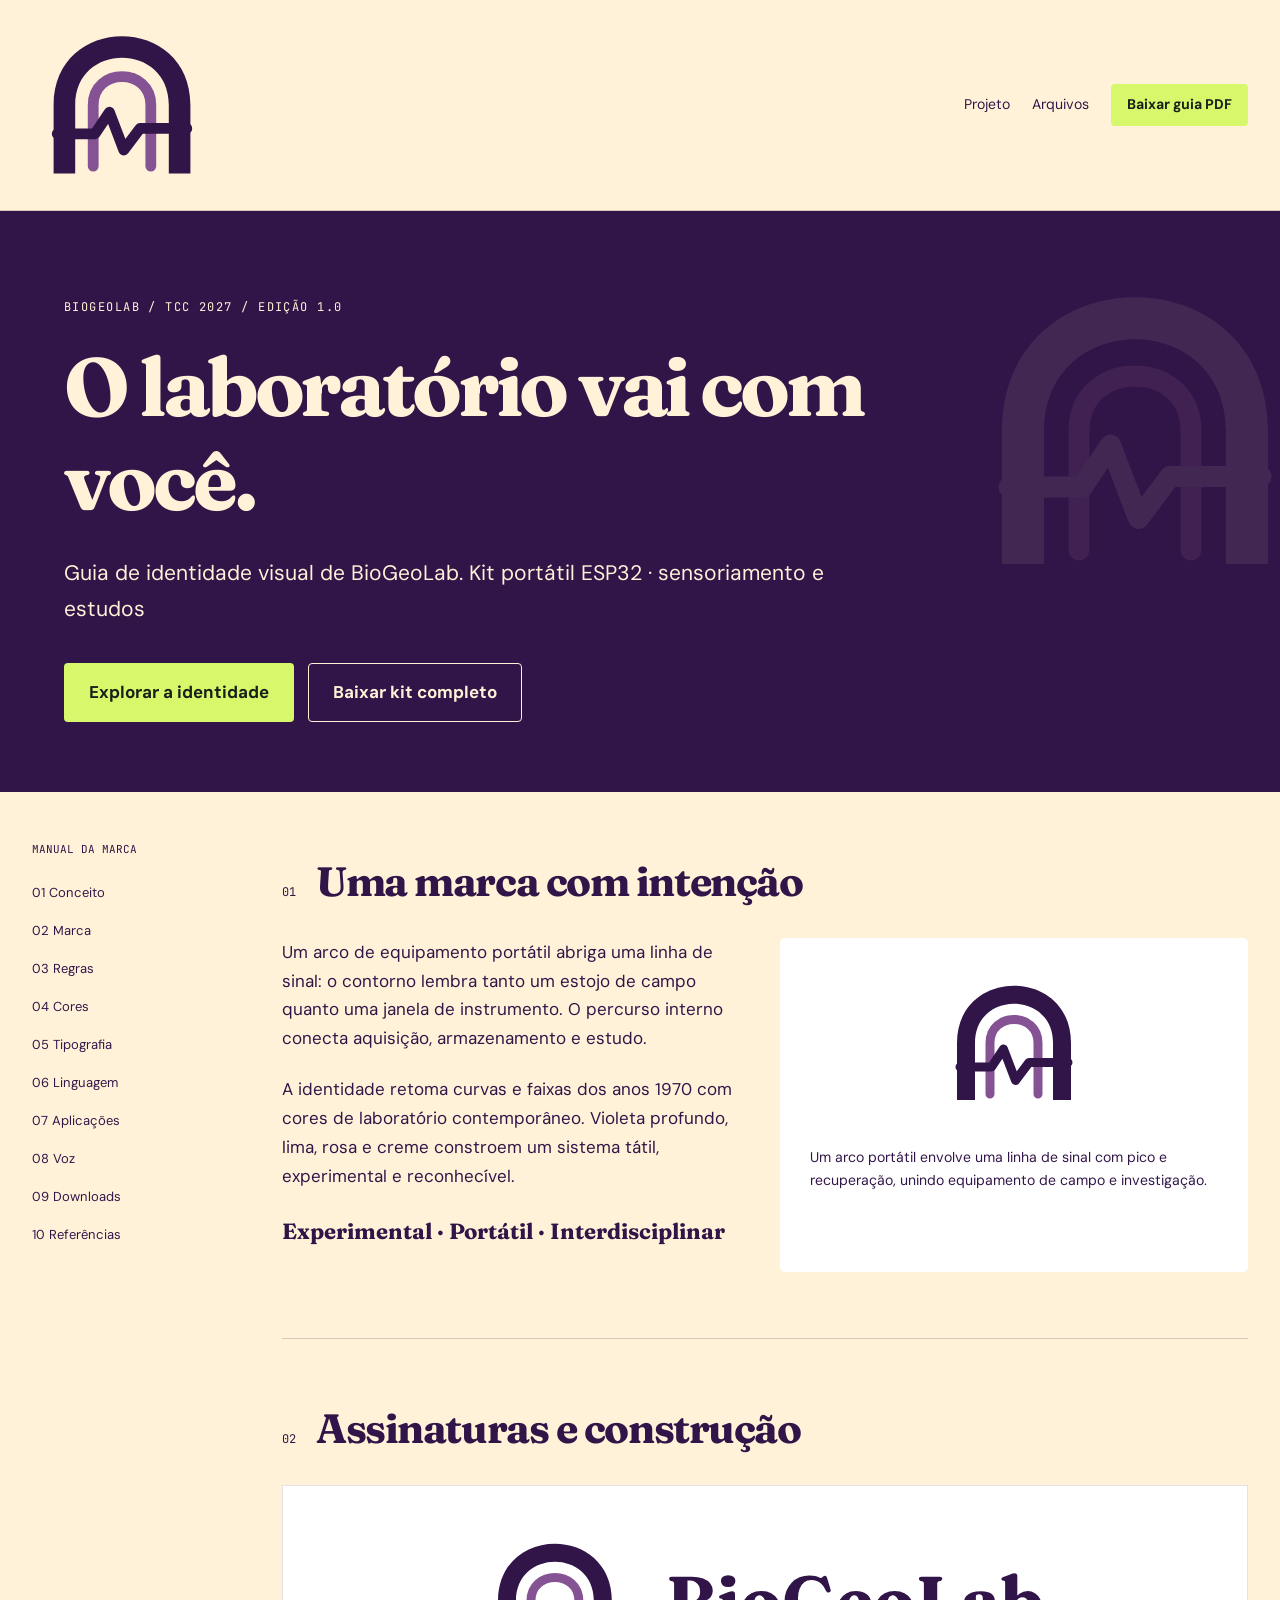
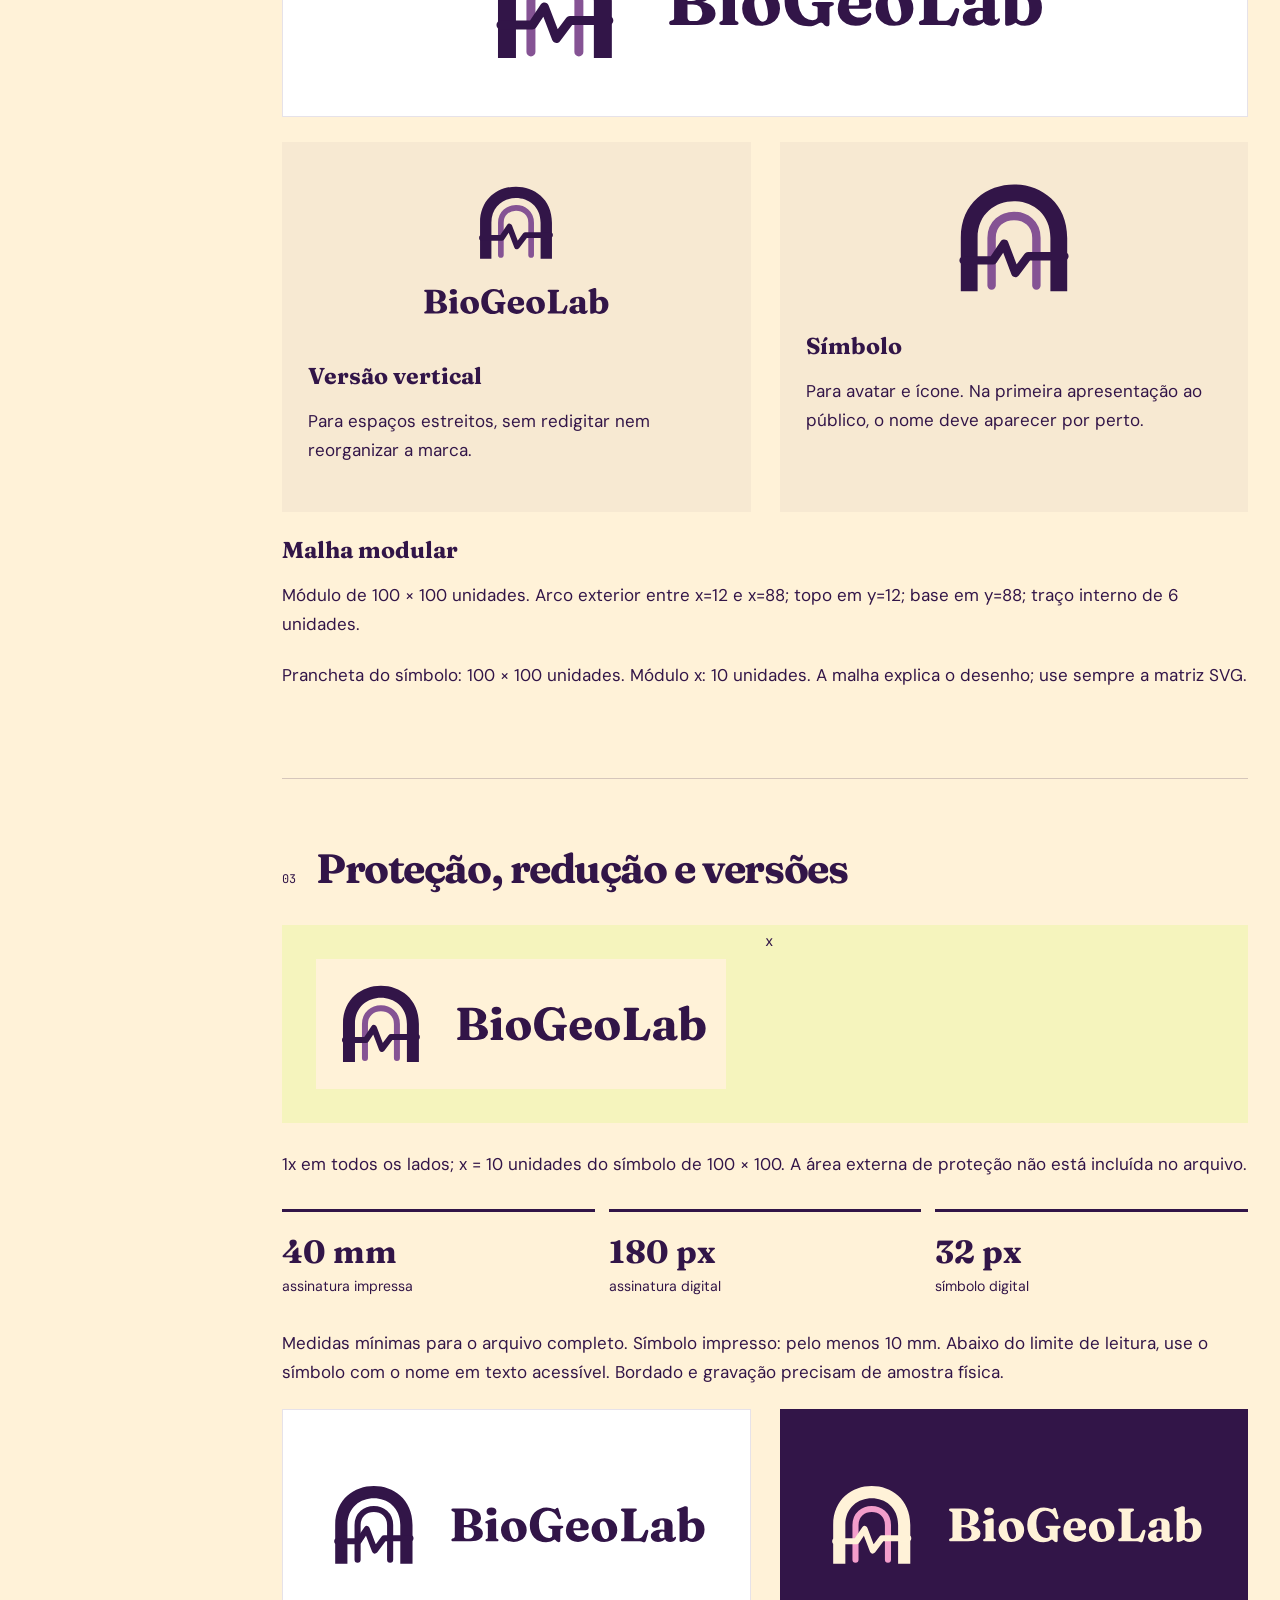
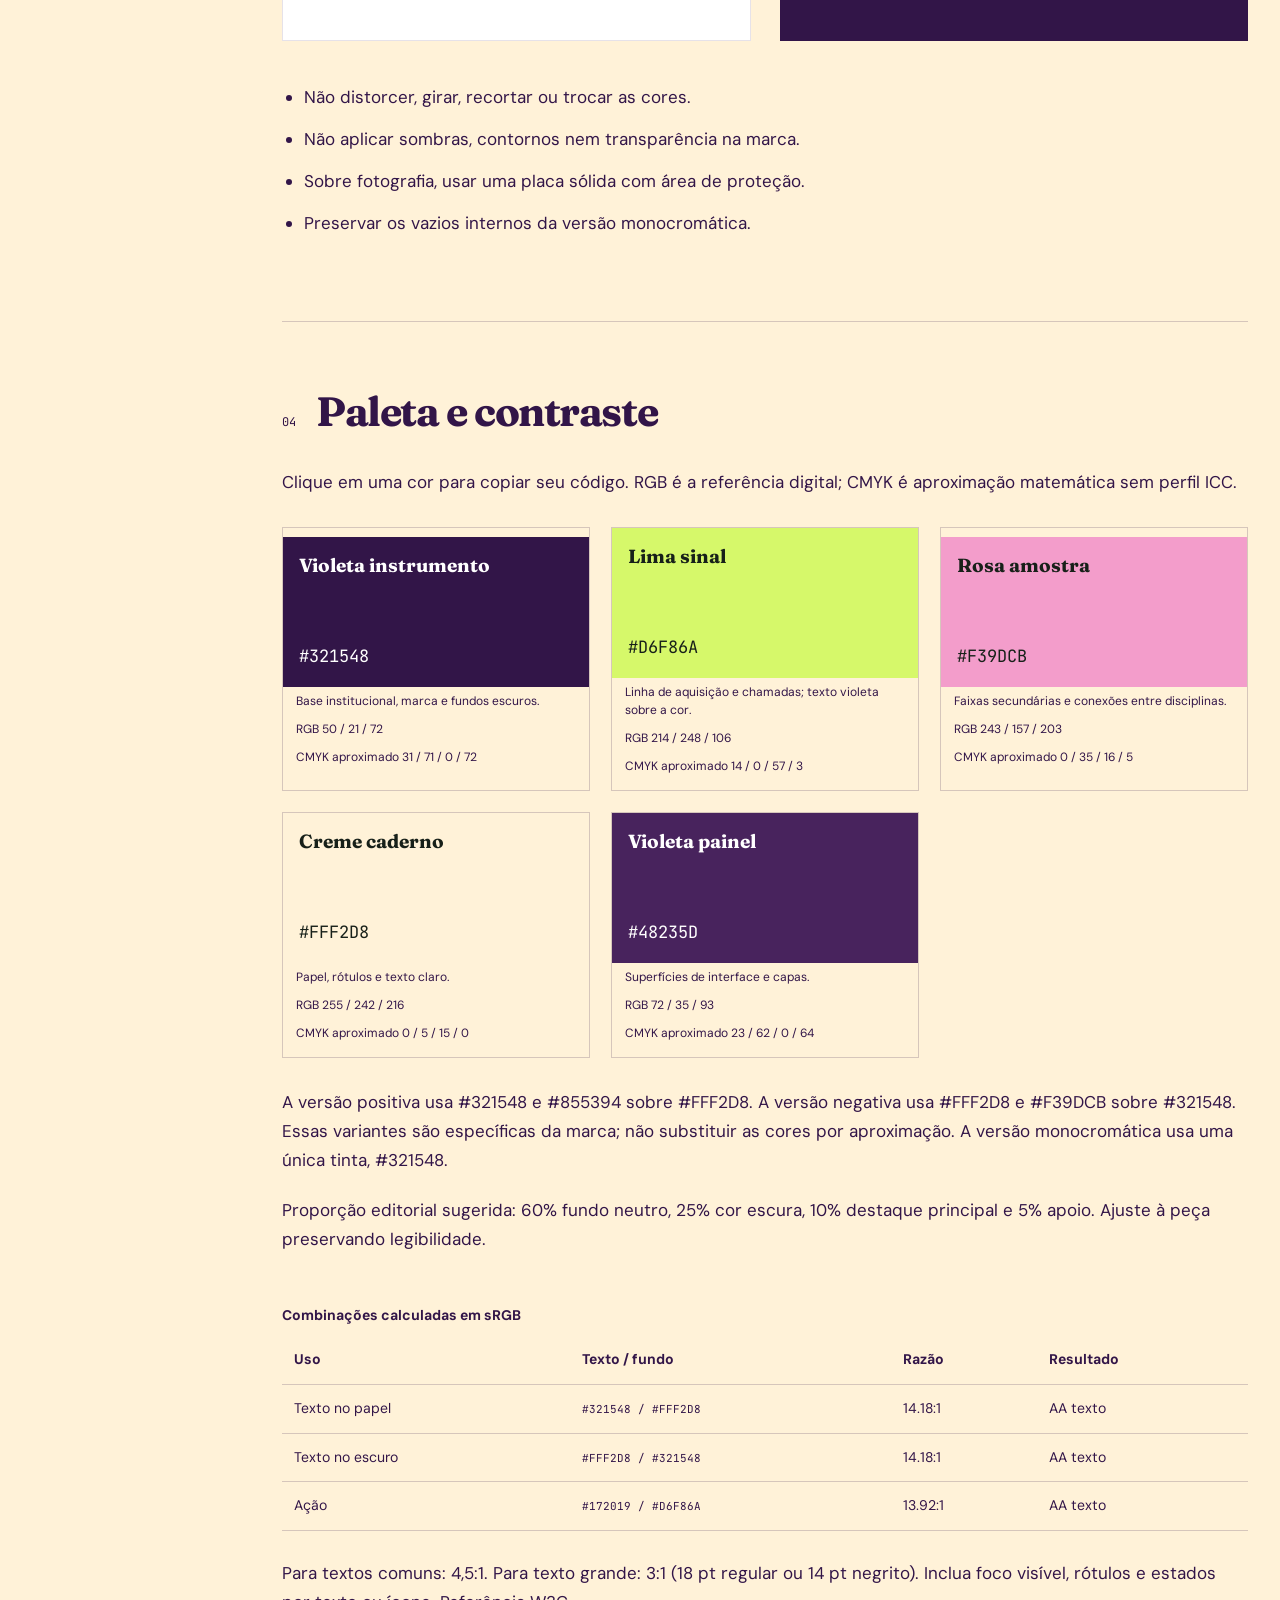
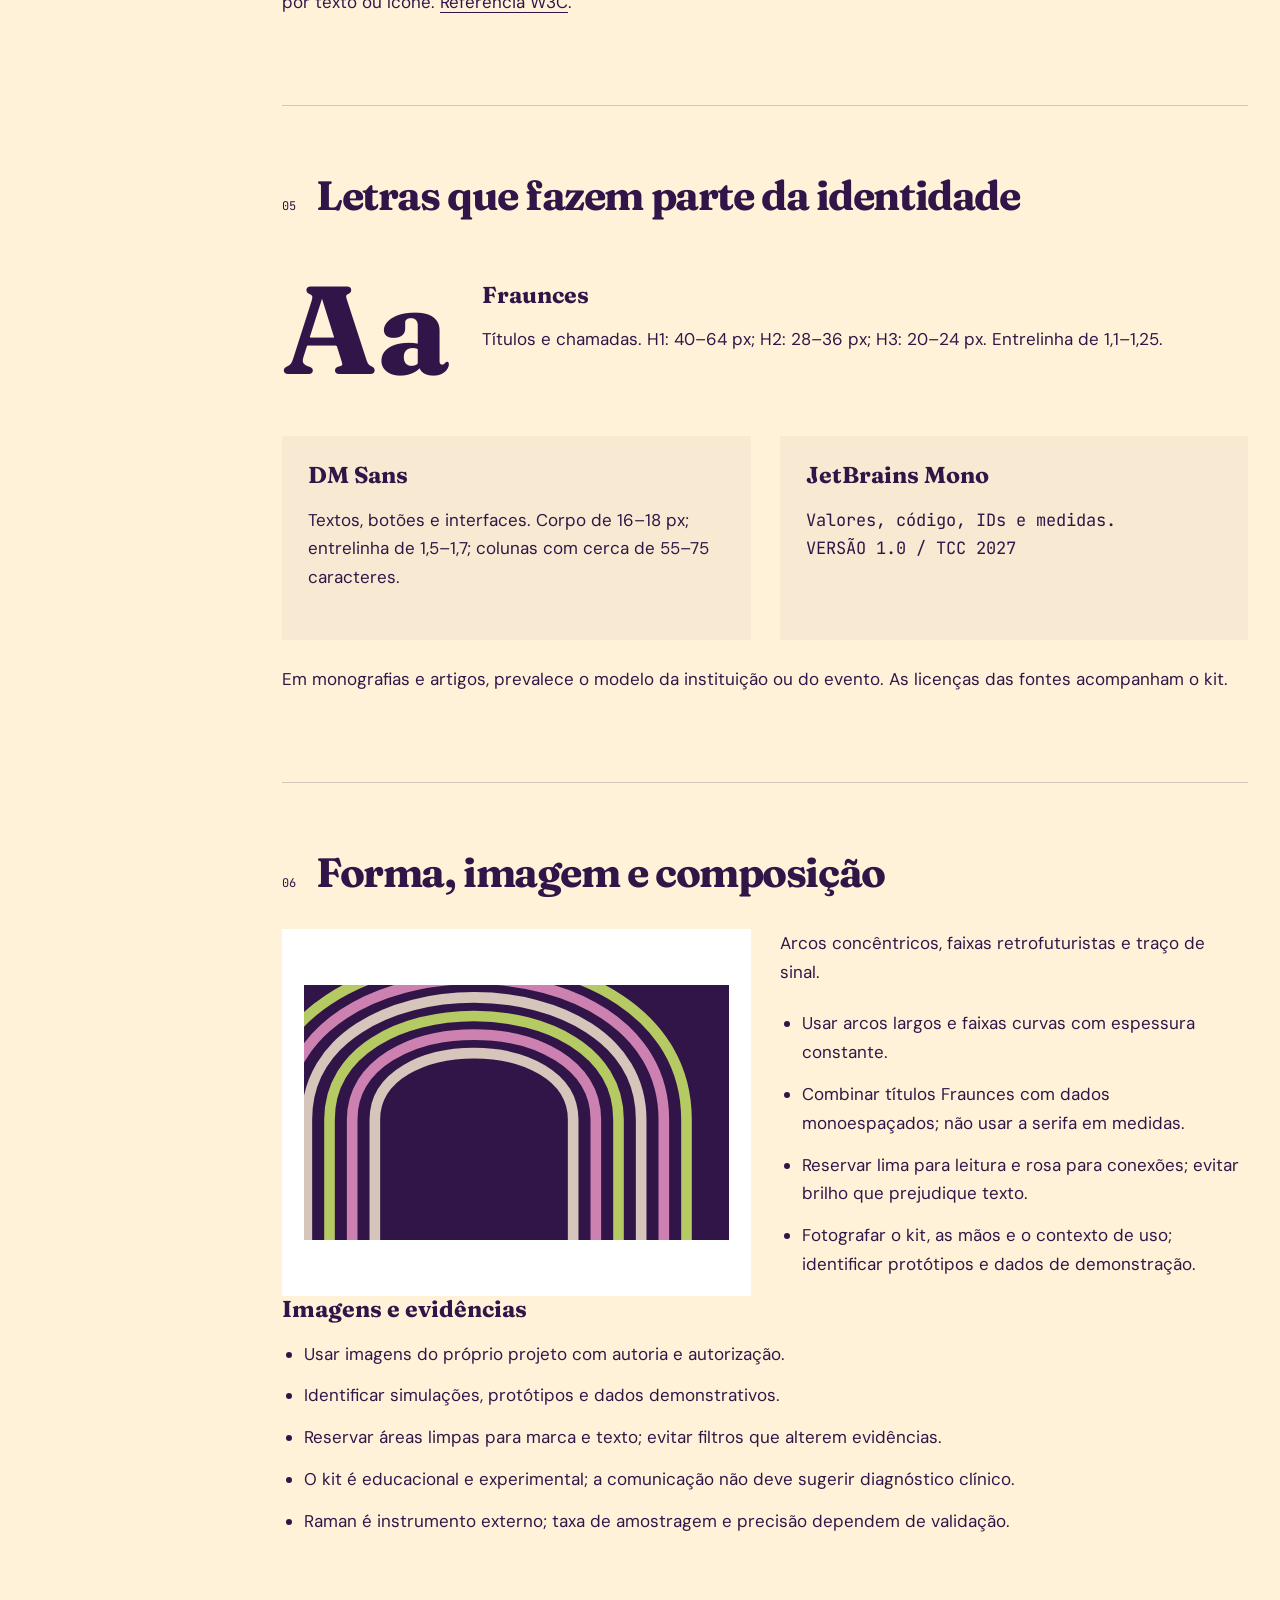
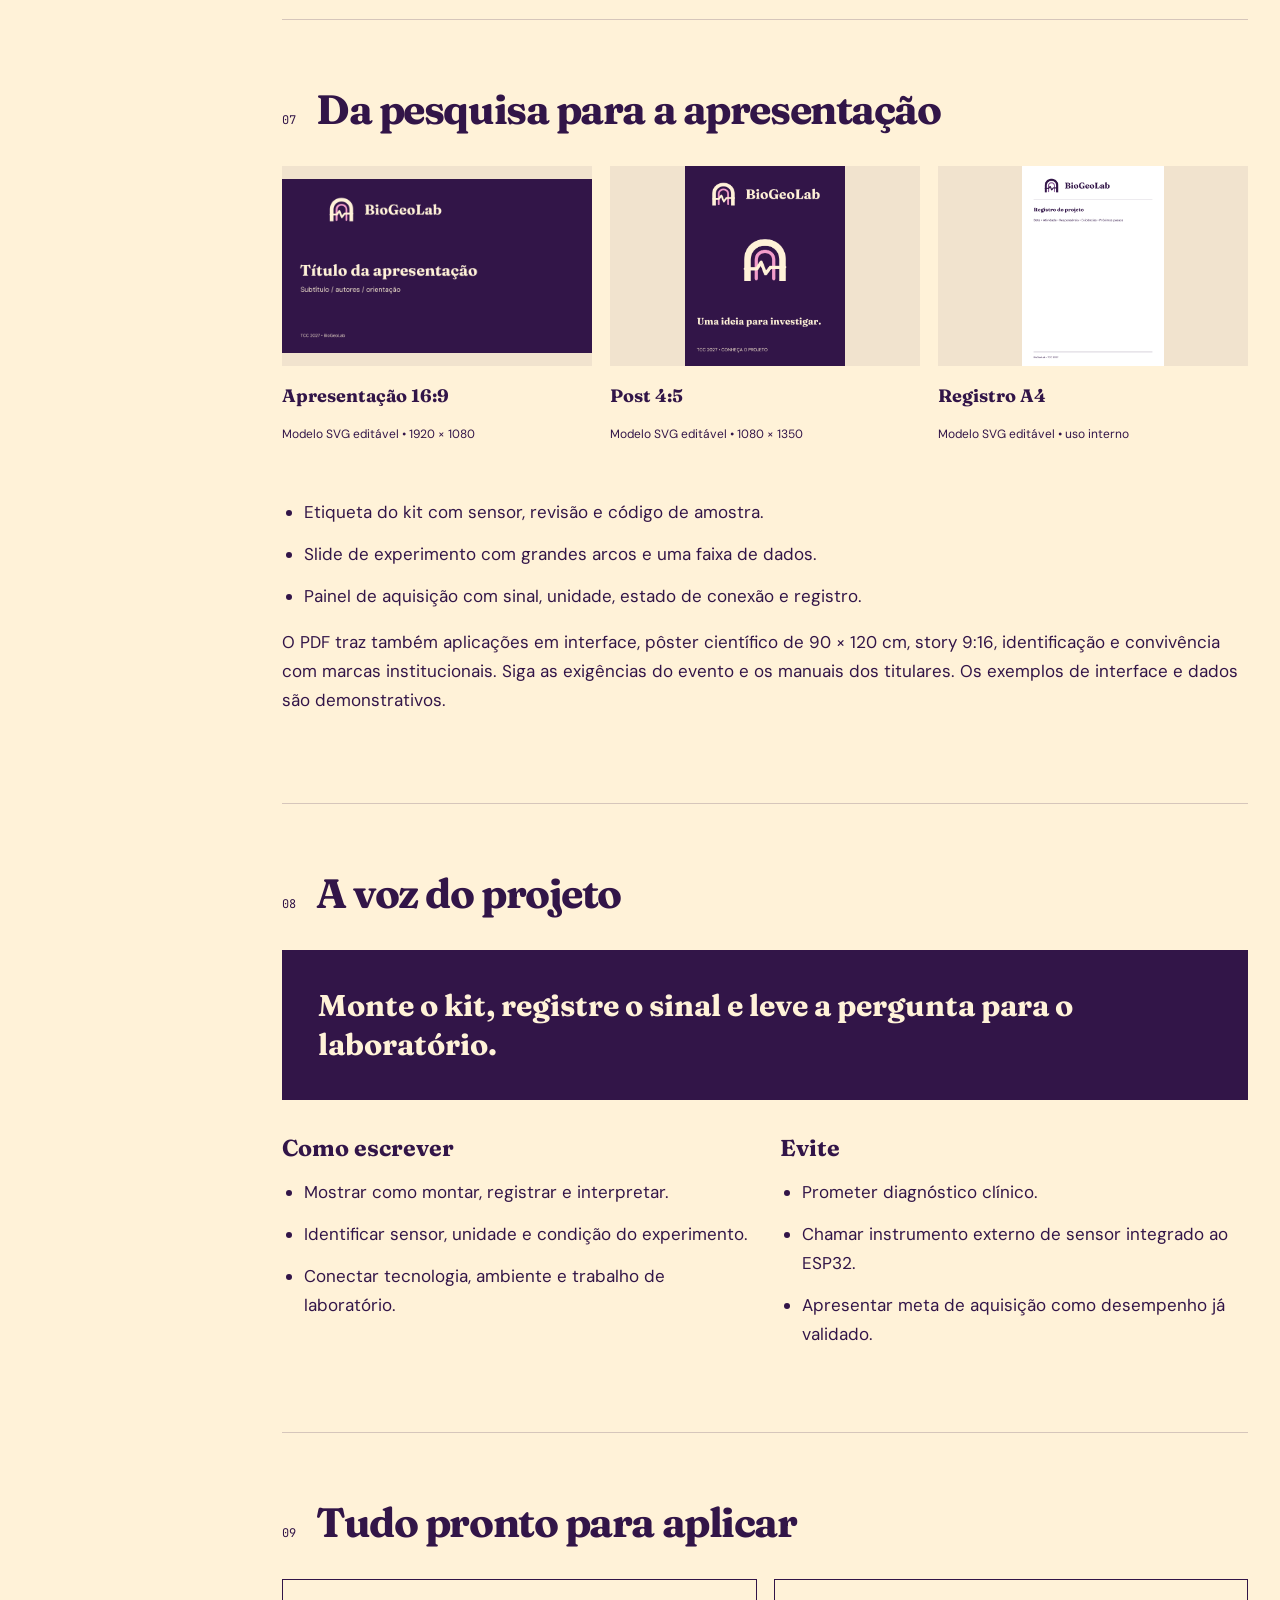
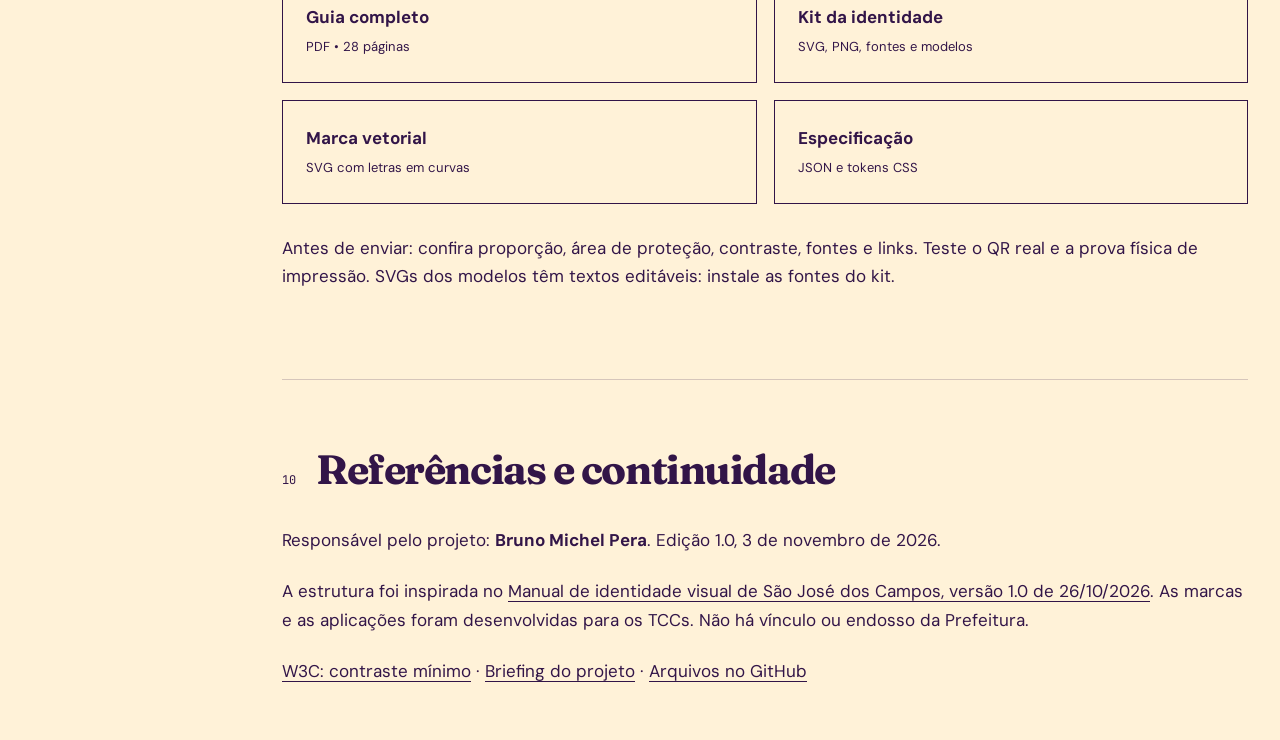
<file: identidade-visual/index.html>
<!doctype html><html lang="pt-BR"><head><meta charset="utf-8"><meta name="viewport" content="width=device-width,initial-scale=1"><meta name="description" content="Manual de identidade visual de BioGeoLab: marca, cores, tipografia, regras e aplicações. TCC 2027."><meta name="theme-color" content="#321548"><title>BioGeoLab • Identidade visual 2027</title><link rel="icon" type="image/svg+xml" href="assets/simbolo.svg"><style>@font-face{font-family:iv-display;font-style:normal;font-weight:400;font-display:swap;src:url("fontes/fraunces-regular.ttf") format("truetype")}@font-face{font-family:iv-display;font-style:normal;font-weight:700;font-display:swap;src:url("fontes/fraunces-bold.ttf") format("truetype")}@font-face{font-family:iv-body;font-style:normal;font-weight:400;font-display:swap;src:url("fontes/dm-sans-regular.ttf") format("truetype")}@font-face{font-family:iv-body;font-style:normal;font-weight:700;font-display:swap;src:url("fontes/dm-sans-bold.ttf") format("truetype")}@font-face{font-family:iv-mono;font-style:normal;font-weight:400;font-display:swap;src:url("fontes/jetbrains-mono-regular.ttf") format("truetype")}:root{--paper:#FFF2D8;--dark:#321548;--accent:#D6F86A;--second:#F39DCB;--action:#172019;}
*{box-sizing:border-box}html{scroll-behavior:smooth;scroll-padding-top:90px}body{margin:0;color:var(--dark);background:var(--paper);font:17px/1.7 iv-body,Arial,sans-serif}a{color:inherit;text-underline-offset:4px}img{max-width:100%;display:block}button{font:inherit}a:focus-visible,button:focus-visible{outline:3px solid currentColor;outline-offset:5px}::selection{background:var(--accent);color:var(--action)}h1,h2,h3{font-family:iv-display,Arial,sans-serif;line-height:1.15}h1{font-size:clamp(42px,6.4vw,86px);letter-spacing:-.05em;margin:20px 0 28px;max-width:900px}h2{font-size:clamp(28px,3.2vw,42px);margin:0;letter-spacing:-.035em}h3{font-size:23px;margin:0 0 17px}p{margin:0 0 22px}ul{padding-left:22px}li{margin:0 0 13px}.mono,code{font-family:iv-mono,monospace}.skip{position:absolute;left:16px;top:-70px;padding:9px 17px;background:var(--paper);z-index:100}.skip:focus{top:12px}header{position:sticky;top:0;z-index:20;background:var(--paper);border-bottom:1px solid color-mix(in srgb,var(--dark) 20%,transparent)}.topbar{max-width:1280px;margin:auto;display:flex;align-items:center;justify-content:space-between;gap:22px;padding:15px 32px}.topbar img{width:180px;height:auto}.topbar nav{display:flex;gap:22px;align-items:center;font-size:14px}.topbar a{text-decoration:none}.topbar .button{padding:8px 15px}.button{display:inline-flex;align-items:center;justify-content:center;text-decoration:none;font-weight:700;background:var(--accent);color:var(--action);padding:14px 24px;border-radius:4px;border:1px solid transparent}.button.secondary{background:transparent;color:inherit;border-color:currentColor}.hero{background:var(--dark);color:var(--paper);padding:80px max(32px,calc((100vw - 1152px)/2)) 70px;position:relative;overflow:hidden}.hero .kicker{font:12px iv-mono,monospace;letter-spacing:.12em}.hero p{font-size:21px;max-width:770px}.hero .actions{display:flex;flex-wrap:wrap;gap:14px;margin-top:35px}.hero-mark{position:absolute;right:-30px;top:45px;width:350px;opacity:.08;pointer-events:none}.layout{max-width:1280px;margin:0 auto;display:grid;grid-template-columns:205px minmax(0,1fr);gap:45px;padding:0 32px}.toc{position:sticky;top:100px;height:calc(100vh - 125px);overflow:auto;padding:50px 0}.toc a{display:block;text-decoration:none;padding:8px 0;font-size:13px}.toc b{font:11px iv-mono,monospace;display:block;margin-bottom:18px}.section{padding:66px 0;border-bottom:1px solid color-mix(in srgb,var(--dark) 20%,transparent);scroll-margin-top:25px}.section-head{display:flex;gap:20px;align-items:baseline;margin-bottom:33px}.section-head>span{font:12px iv-mono,monospace}.two{display:grid;grid-template-columns:1fr 1fr;gap:29px}.traits{font-family:iv-display;font-size:22px;font-weight:700}.symbol-board{padding:30px;background:#fff;border-radius:5px}.symbol-board img{width:150px;margin:0 auto 28px}.symbol-board p{font-size:14px}.logo-stage{background:#fff;padding:40px;margin-bottom:25px;min-height:170px;display:flex;align-items:center;justify-content:center;border:1px solid color-mix(in srgb,var(--dark) 12%,transparent)}.logo-stage img{width:100%;height:150px;object-fit:contain}.logo-stage.inverse{background:var(--dark)}.card{padding:26px;background:color-mix(in srgb,var(--dark) 4%,var(--paper));margin-bottom:25px}.card img{height:170px;object-fit:contain;width:100%;margin-bottom:25px}.card img.symbol{height:140px}.protection{padding:34px;background:color-mix(in srgb,var(--accent) 25%,var(--paper));margin-bottom:27px;position:relative}.protection img{background:var(--paper);padding:15px}.protection>span{position:absolute;top:7px;left:50%;font:14px iv-mono}.metrics{display:grid;grid-template-columns:repeat(3,1fr);gap:14px;margin:30px 0}.metrics article{border-top:3px solid var(--dark);padding-top:20px}.metrics strong{font:700 32px iv-display;display:block}.metrics span{font-size:14px}.palette{display:grid;grid-template-columns:repeat(3,1fr);gap:21px;margin:30px 0}.swatch{text-align:left;border:1px solid color-mix(in srgb,var(--dark) 20%,transparent);background:transparent;padding:0;color:var(--dark);cursor:pointer}.swatch>span{display:flex;min-height:150px;flex-direction:column;justify-content:space-between;padding:16px}.swatch b{font:700 19px iv-display}.swatch small{display:block;padding:5px 13px;font-size:12px;line-height:1.5}.swatch small:last-child{padding-bottom:15px}.contrast-table{overflow:auto}table{width:100%;border-collapse:collapse;font-size:14px;text-align:left;margin:28px 0}th,td{padding:12px;border-bottom:1px solid color-mix(in srgb,var(--dark) 20%,transparent)}caption{text-align:left;font-weight:700;margin-bottom:8px}td code{white-space:nowrap;font-size:11px}.type-sample{display:flex;gap:32px;align-items:center;margin-bottom:30px}.type-sample>span{font:700 125px iv-display}.pattern{background:#fff;display:grid;place-items:center;min-height:270px;padding:22px}.pattern img{width:100%;height:260px;object-fit:contain}.application-grid{display:grid;grid-template-columns:1fr 1fr 1fr;gap:18px;margin-bottom:32px}.application{text-decoration:none;display:block}.application img{height:200px;width:100%;object-fit:contain;background:color-mix(in srgb,var(--dark) 7%,var(--paper));margin-bottom:20px}.application h3{font-size:18px}.application p{font-size:12px}blockquote{font:700 30px/1.3 iv-display;margin:0 0 35px;background:var(--dark);color:var(--paper);padding:36px}.download-grid{display:grid;grid-template-columns:1fr 1fr;gap:17px;margin-bottom:30px}.download{border:1px solid var(--dark);padding:23px;text-decoration:none}.download:hover{background:var(--dark);color:var(--paper)}.download strong,.download span{display:block}.download span{font-size:13px;margin-top:5px}footer{max-width:1280px;margin:auto;padding:38px 32px;font-size:13px}.toast{position:fixed;bottom:25px;left:50%;transform:translateX(-50%);padding:13px 23px;border-radius:4px;background:var(--dark);color:var(--paper);box-shadow:0 5px 25px #0003;z-index:50}.toast:empty{display:none}@media(max-width:1000px){.layout{grid-template-columns:150px minmax(0,1fr);gap:26px}.palette{grid-template-columns:1fr 1fr}.topbar nav{gap:12px}.topbar nav>a:first-child{display:none}.two{gap:20px}.hero{padding-top:60px}}@media(max-width:760px){body{font-size:16px}.topbar{padding:12px 18px}.topbar img{width:40px;height:40px;object-fit:contain}.topbar nav{font-size:12px}.topbar nav>a:nth-child(2){display:none}.hero{padding:48px 22px}.hero p{font-size:18px}.layout{display:block;padding:0 22px}.toc{position:static;height:auto;display:flex;gap:18px;overflow:auto;padding:20px 0;border-bottom:1px solid}.toc b{display:none}.toc a{white-space:nowrap;font-size:12px}.section{padding:43px 0}.two{grid-template-columns:1fr}.palette{gap:12px}.metrics strong{font-size:25px}.metrics span{font-size:12px}.logo-stage{padding:25px;min-height:125px}.application-grid{grid-template-columns:1fr}.application img{height:240px}.download-grid{grid-template-columns:1fr}.type-sample{display:block}.type-sample>span{font-size:90px}.section-head{gap:12px}blockquote{font-size:25px;padding:27px}.hero-mark{width:250px}.protection{padding:26px}}@media(prefers-reduced-motion:reduce){html{scroll-behavior:auto}}@media print{header,.toc,.actions,.download-grid,footer{display:none}.layout{display:block;padding:0}.hero{padding:25px}.section{break-inside:avoid;padding:25px 0}body{font-size:11pt}.section h2{font-size:22pt}.palette{grid-template-columns:repeat(3,1fr)}}
</style></head><body><a class="skip" href="#conceito">Pular para o conteúdo</a><header><div class="topbar"><a href="../index.html" aria-label="Voltar ao projeto"><picture><source media="(max-width:760px)" srcset="assets/simbolo.svg"><img src="assets/marca-horizontal.svg" alt="BioGeoLab"></picture></a><nav aria-label="Ações principais"><a href="../index.html">Projeto</a><a href="#arquivos">Arquivos</a><a class="button" href="guia-identidade-visual.pdf">Baixar guia PDF</a></nav></div></header><main><div class="hero"><img class="hero-mark" src="assets/simbolo-negativo.svg" alt=""><span class="kicker">BIOGEOLAB / TCC 2027 / EDIÇÃO 1.0</span><h1>O laboratório vai com você.</h1><p>Guia de identidade visual de BioGeoLab. Kit portátil ESP32 · sensoriamento e estudos</p><div class="actions"><a class="button" href="#conceito">Explorar a identidade</a><a class="button secondary" href="kit-identidade-visual.zip" download>Baixar kit completo</a></div></div><div class="layout"><aside class="toc" aria-label="Índice do manual"><b>MANUAL DA MARCA</b><a href="#conceito">01 Conceito</a><a href="#marca">02 Marca</a><a href="#regras">03 Regras</a><a href="#cores">04 Cores</a><a href="#tipografia">05 Tipografia</a><a href="#linguagem">06 Linguagem</a><a href="#aplicacoes">07 Aplicações</a><a href="#voz">08 Voz</a><a href="#arquivos">09 Downloads</a><a href="#referencias">10 Referências</a></aside><div><section id="conceito" class="section "><div class="section-head"><span>01</span><h2>Uma marca com intenção</h2></div><div class="two"><div><p>Um arco de equipamento portátil abriga uma linha de sinal: o contorno lembra tanto um estojo de campo quanto uma janela de instrumento. O percurso interno conecta aquisição, armazenamento e estudo.</p><p>A identidade retoma curvas e faixas dos anos 1970 com cores de laboratório contemporâneo. Violeta profundo, lima, rosa e creme constroem um sistema tátil, experimental e reconhecível.</p><p class="traits">Experimental · Portátil · Interdisciplinar</p></div><div class="symbol-board"><img src="assets/simbolo.svg" alt="Símbolo de BioGeoLab"><p>Um arco portátil envolve uma linha de sinal com pico e recuperação, unindo equipamento de campo e investigação.</p></div></div></section><section id="marca" class="section "><div class="section-head"><span>02</span><h2>Assinaturas e construção</h2></div><div class="logo-stage"><img src="assets/marca-horizontal.svg" alt="Marca principal BioGeoLab"></div><div class="two"><div class="card"><img class="vertical" src="assets/marca-vertical.svg" alt="Assinatura vertical"><h3>Versão vertical</h3><p>Para espaços estreitos, sem redigitar nem reorganizar a marca.</p></div><div class="card"><img class="symbol" src="assets/simbolo.svg" alt="Símbolo isolado"><h3>Símbolo</h3><p>Para avatar e ícone. Na primeira apresentação ao público, o nome deve aparecer por perto.</p></div></div><h3>Malha modular</h3><p>Módulo de 100 × 100 unidades. Arco exterior entre x=12 e x=88; topo em y=12; base em y=88; traço interno de 6 unidades.</p><p>Prancheta do símbolo: 100 × 100 unidades. Módulo x: 10 unidades. A malha explica o desenho; use sempre a matriz SVG.</p></section><section id="regras" class="section "><div class="section-head"><span>03</span><h2>Proteção, redução e versões</h2></div><div class="protection"><span>x</span><img src="assets/marca-horizontal.svg" alt="Área livre em volta da marca"></div><p>1x em todos os lados; x = 10 unidades do símbolo de 100 × 100. A área externa de proteção não está incluída no arquivo.</p><div class="metrics"><article><strong>40 mm</strong><span>assinatura impressa</span></article><article><strong>180 px</strong><span>assinatura digital</span></article><article><strong>32 px</strong><span>símbolo digital</span></article></div><p>Medidas mínimas para o arquivo completo. Símbolo impresso: pelo menos 10 mm. Abaixo do limite de leitura, use o símbolo com o nome em texto acessível. Bordado e gravação precisam de amostra física.</p><div class="two"><div class="logo-stage"><img src="assets/marca-monocromatica.svg" alt="Marca monocromática"></div><div class="logo-stage inverse"><img src="assets/marca-negativa.svg" alt="Marca negativa"></div></div><ul><li>Não distorcer, girar, recortar ou trocar as cores.</li><li>Não aplicar sombras, contornos nem transparência na marca.</li><li>Sobre fotografia, usar uma placa sólida com área de proteção.</li><li>Preservar os vazios internos da versão monocromática.</li></ul></section><section id="cores" class="section "><div class="section-head"><span>04</span><h2>Paleta e contraste</h2></div><p>Clique em uma cor para copiar seu código. RGB é a referência digital; CMYK é aproximação matemática sem perfil ICC.</p><div class="palette"><button class="swatch" data-copy="#321548" aria-label="Copiar cor Violeta instrumento #321548"><span style="background:#321548;color:#FFFFFF"><b>Violeta instrumento</b><code>#321548</code></span><small>Base institucional, marca e fundos escuros.</small><small>RGB 50 / 21 / 72</small><small>CMYK aproximado 31 / 71 / 0 / 72</small></button><button class="swatch" data-copy="#D6F86A" aria-label="Copiar cor Lima sinal #D6F86A"><span style="background:#D6F86A;color:#172019"><b>Lima sinal</b><code>#D6F86A</code></span><small>Linha de aquisição e chamadas; texto violeta sobre a cor.</small><small>RGB 214 / 248 / 106</small><small>CMYK aproximado 14 / 0 / 57 / 3</small></button><button class="swatch" data-copy="#F39DCB" aria-label="Copiar cor Rosa amostra #F39DCB"><span style="background:#F39DCB;color:#172019"><b>Rosa amostra</b><code>#F39DCB</code></span><small>Faixas secundárias e conexões entre disciplinas.</small><small>RGB 243 / 157 / 203</small><small>CMYK aproximado 0 / 35 / 16 / 5</small></button><button class="swatch" data-copy="#FFF2D8" aria-label="Copiar cor Creme caderno #FFF2D8"><span style="background:#FFF2D8;color:#172019"><b>Creme caderno</b><code>#FFF2D8</code></span><small>Papel, rótulos e texto claro.</small><small>RGB 255 / 242 / 216</small><small>CMYK aproximado 0 / 5 / 15 / 0</small></button><button class="swatch" data-copy="#48235D" aria-label="Copiar cor Violeta painel #48235D"><span style="background:#48235D;color:#FFFFFF"><b>Violeta painel</b><code>#48235D</code></span><small>Superfícies de interface e capas.</small><small>RGB 72 / 35 / 93</small><small>CMYK aproximado 23 / 62 / 0 / 64</small></button></div><p>A versão positiva usa #321548 e #855394 sobre #FFF2D8. A versão negativa usa #FFF2D8 e #F39DCB sobre #321548. Essas variantes são específicas da marca; não substituir as cores por aproximação. A versão monocromática usa uma única tinta, #321548.</p><p>Proporção editorial sugerida: 60% fundo neutro, 25% cor escura, 10% destaque principal e 5% apoio. Ajuste à peça preservando legibilidade.</p><div class="contrast-table"><table><caption>Combinações calculadas em sRGB</caption><thead><tr><th>Uso</th><th>Texto / fundo</th><th>Razão</th><th>Resultado</th></tr></thead><tbody><tr><td>Texto no papel</td><td><code>#321548 / #FFF2D8</code></td><td>14.18:1</td><td>AA texto</td></tr><tr><td>Texto no escuro</td><td><code>#FFF2D8 / #321548</code></td><td>14.18:1</td><td>AA texto</td></tr><tr><td>Ação</td><td><code>#172019 / #D6F86A</code></td><td>13.92:1</td><td>AA texto</td></tr></tbody></table></div><p>Para textos comuns: 4,5:1. Para texto grande: 3:1 (18 pt regular ou 14 pt negrito). Inclua foco visível, rótulos e estados por texto ou ícone. <a href="https://www.w3.org/WAI/WCAG22/Understanding/contrast-minimum.html">Referência W3C</a>.</p></section><section id="tipografia" class="section "><div class="section-head"><span>05</span><h2>Letras que fazem parte da identidade</h2></div><div class="type-sample"><span>Aa</span><div><h3>Fraunces</h3><p>Títulos e chamadas. H1: 40–64 px; H2: 28–36 px; H3: 20–24 px. Entrelinha de 1,1–1,25.</p></div></div><div class="two"><div class="card"><h3>DM Sans</h3><p>Textos, botões e interfaces. Corpo de 16–18 px; entrelinha de 1,5–1,7; colunas com cerca de 55–75 caracteres.</p></div><div class="card mono"><h3>JetBrains Mono</h3><p>Valores, código, IDs e medidas.<br>VERSÃO 1.0 / TCC 2027</p></div></div><p>Em monografias e artigos, prevalece o modelo da instituição ou do evento. As licenças das fontes acompanham o kit.</p></section><section id="linguagem" class="section "><div class="section-head"><span>06</span><h2>Forma, imagem e composição</h2></div><div class="two"><div class="pattern"><img src="assets/padrao.svg" alt="Padrão gráfico da identidade"></div><div><p>Arcos concêntricos, faixas retrofuturistas e traço de sinal.</p><ul><li>Usar arcos largos e faixas curvas com espessura constante.</li><li>Combinar títulos Fraunces com dados monoespaçados; não usar a serifa em medidas.</li><li>Reservar lima para leitura e rosa para conexões; evitar brilho que prejudique texto.</li><li>Fotografar o kit, as mãos e o contexto de uso; identificar protótipos e dados de demonstração.</li></ul></div></div><h3>Imagens e evidências</h3><ul><li>Usar imagens do próprio projeto com autoria e autorização.</li><li>Identificar simulações, protótipos e dados demonstrativos.</li><li>Reservar áreas limpas para marca e texto; evitar filtros que alterem evidências.</li><li>O kit é educacional e experimental; a comunicação não deve sugerir diagnóstico clínico.</li><li>Raman é instrumento externo; taxa de amostragem e precisão dependem de validação.</li></ul></section><section id="aplicacoes" class="section "><div class="section-head"><span>07</span><h2>Da pesquisa para a apresentação</h2></div><div class="application-grid"><a class="application" href="modelos/slide-capa-1920x1080.svg"><img src="modelos/slide-capa-1920x1080.png" alt="Modelo de slide"><h3>Apresentação 16:9</h3><p>Modelo SVG editável • 1920 × 1080</p></a><a class="application" href="modelos/post-1080x1350.svg"><img class="portrait" src="modelos/post-1080x1350.png" alt="Modelo de publicação"><h3>Post 4:5</h3><p>Modelo SVG editável • 1080 × 1350</p></a><a class="application" href="modelos/documento-a4.svg"><img class="portrait" src="modelos/documento-a4.png" alt="Modelo de documento"><h3>Registro A4</h3><p>Modelo SVG editável • uso interno</p></a></div><ul><li>Etiqueta do kit com sensor, revisão e código de amostra.</li><li>Slide de experimento com grandes arcos e uma faixa de dados.</li><li>Painel de aquisição com sinal, unidade, estado de conexão e registro.</li></ul><p>O PDF traz também aplicações em interface, pôster científico de 90 × 120 cm, story 9:16, identificação e convivência com marcas institucionais. Siga as exigências do evento e os manuais dos titulares. Os exemplos de interface e dados são demonstrativos.</p></section><section id="voz" class="section "><div class="section-head"><span>08</span><h2>A voz do projeto</h2></div><blockquote>Monte o kit, registre o sinal e leve a pergunta para o laboratório.</blockquote><div class="two"><div><h3>Como escrever</h3><ul><li>Mostrar como montar, registrar e interpretar.</li><li>Identificar sensor, unidade e condição do experimento.</li><li>Conectar tecnologia, ambiente e trabalho de laboratório.</li></ul></div><div><h3>Evite</h3><ul><li>Prometer diagnóstico clínico.</li><li>Chamar instrumento externo de sensor integrado ao ESP32.</li><li>Apresentar meta de aquisição como desempenho já validado.</li></ul></div></div></section><section id="arquivos" class="section "><div class="section-head"><span>09</span><h2>Tudo pronto para aplicar</h2></div><div class="download-grid"><a class="download" href="guia-identidade-visual.pdf" download><strong>Guia completo</strong><span>PDF • 28 páginas</span></a><a class="download" href="kit-identidade-visual.zip" download><strong>Kit da identidade</strong><span>SVG, PNG, fontes e modelos</span></a><a class="download" href="assets/marca-horizontal.svg" download><strong>Marca vetorial</strong><span>SVG com letras em curvas</span></a><a class="download" href="brand.json" download><strong>Especificação</strong><span>JSON e tokens CSS</span></a></div><p>Antes de enviar: confira proporção, área de proteção, contraste, fontes e links. Teste o QR real e a prova física de impressão. SVGs dos modelos têm textos editáveis: instale as fontes do kit.</p></section><section id="referencias" class="section "><div class="section-head"><span>10</span><h2>Referências e continuidade</h2></div><p>Responsável pelo projeto: <strong>Bruno Michel Pera</strong>. Edição 1.0, 3 de novembro de 2026.</p><p>A estrutura foi inspirada no <a href="https://www.sjc.sp.gov.br/media/aqpbdbrj/14448_e_s7_identidade-visual-psjc.pdf">Manual de identidade visual de São José dos Campos, versão 1.0 de 26/10/2026</a>. As marcas e as aplicações foram desenvolvidas para os TCCs. Não há vínculo ou endosso da Prefeitura.</p><p><a href="https://www.w3.org/WAI/WCAG22/Understanding/contrast-minimum.html">W3C: contraste mínimo</a> · <a href="../README_BRIEFING.md">Briefing do projeto</a> · <a href="https://github.com/perabru/biogeolab-esp32/tree/main/identidade-visual">Arquivos no GitHub</a></p></section></div></div></main><footer>BioGeoLab · Bruno Michel Pera · TCCs 2027 · <a href="../index.html">Voltar ao projeto</a></footer><div id="status" class="toast" role="status" aria-live="polite"></div><script>document.querySelectorAll('[data-copy]').forEach(button=>button.addEventListener('click',async()=>{const value=button.dataset.copy;const status=document.getElementById('status');try{if(navigator.clipboard&&window.isSecureContext){await navigator.clipboard.writeText(value);status.textContent='Cor copiada: '+value;}else{status.textContent='Código da cor: '+value;}}catch(e){status.textContent='Código da cor: '+value;}clearTimeout(window.copyTimer);window.copyTimer=setTimeout(()=>status.textContent='',3500);}));</script></body></html>
</file>
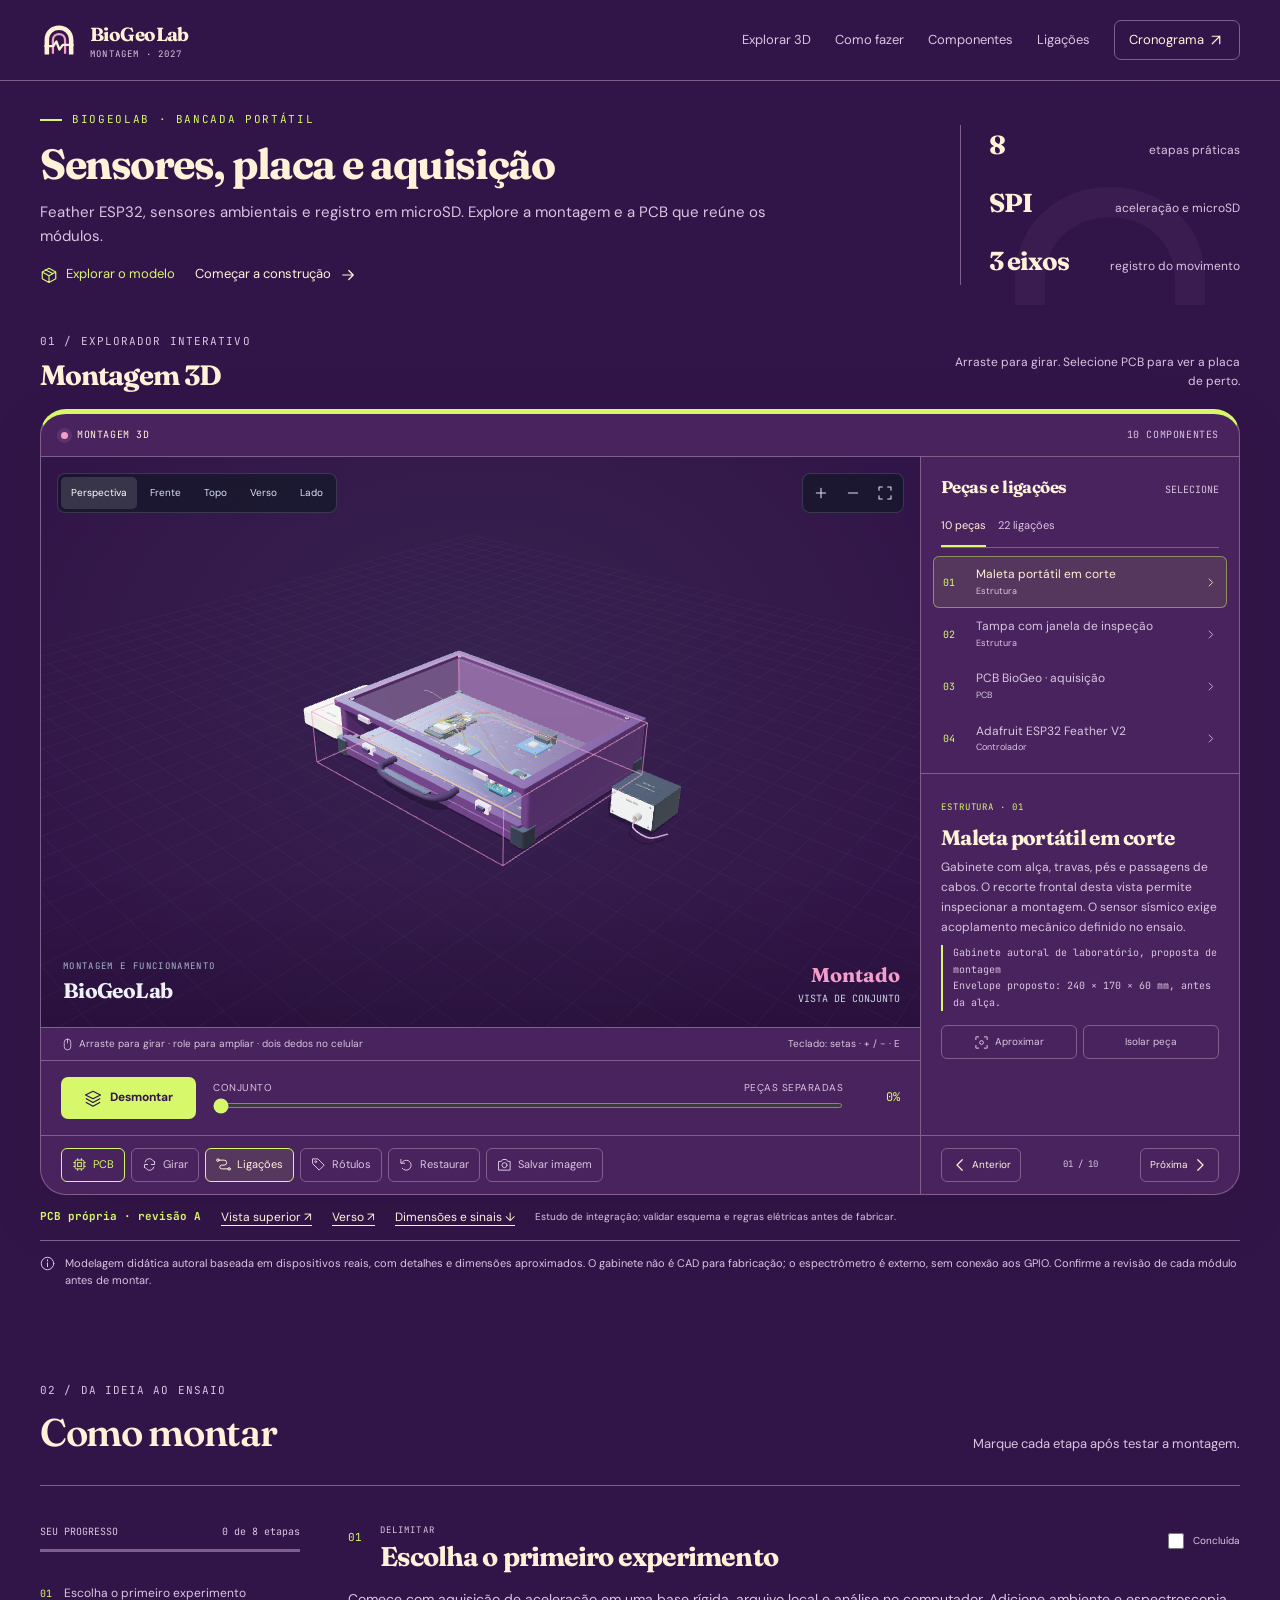
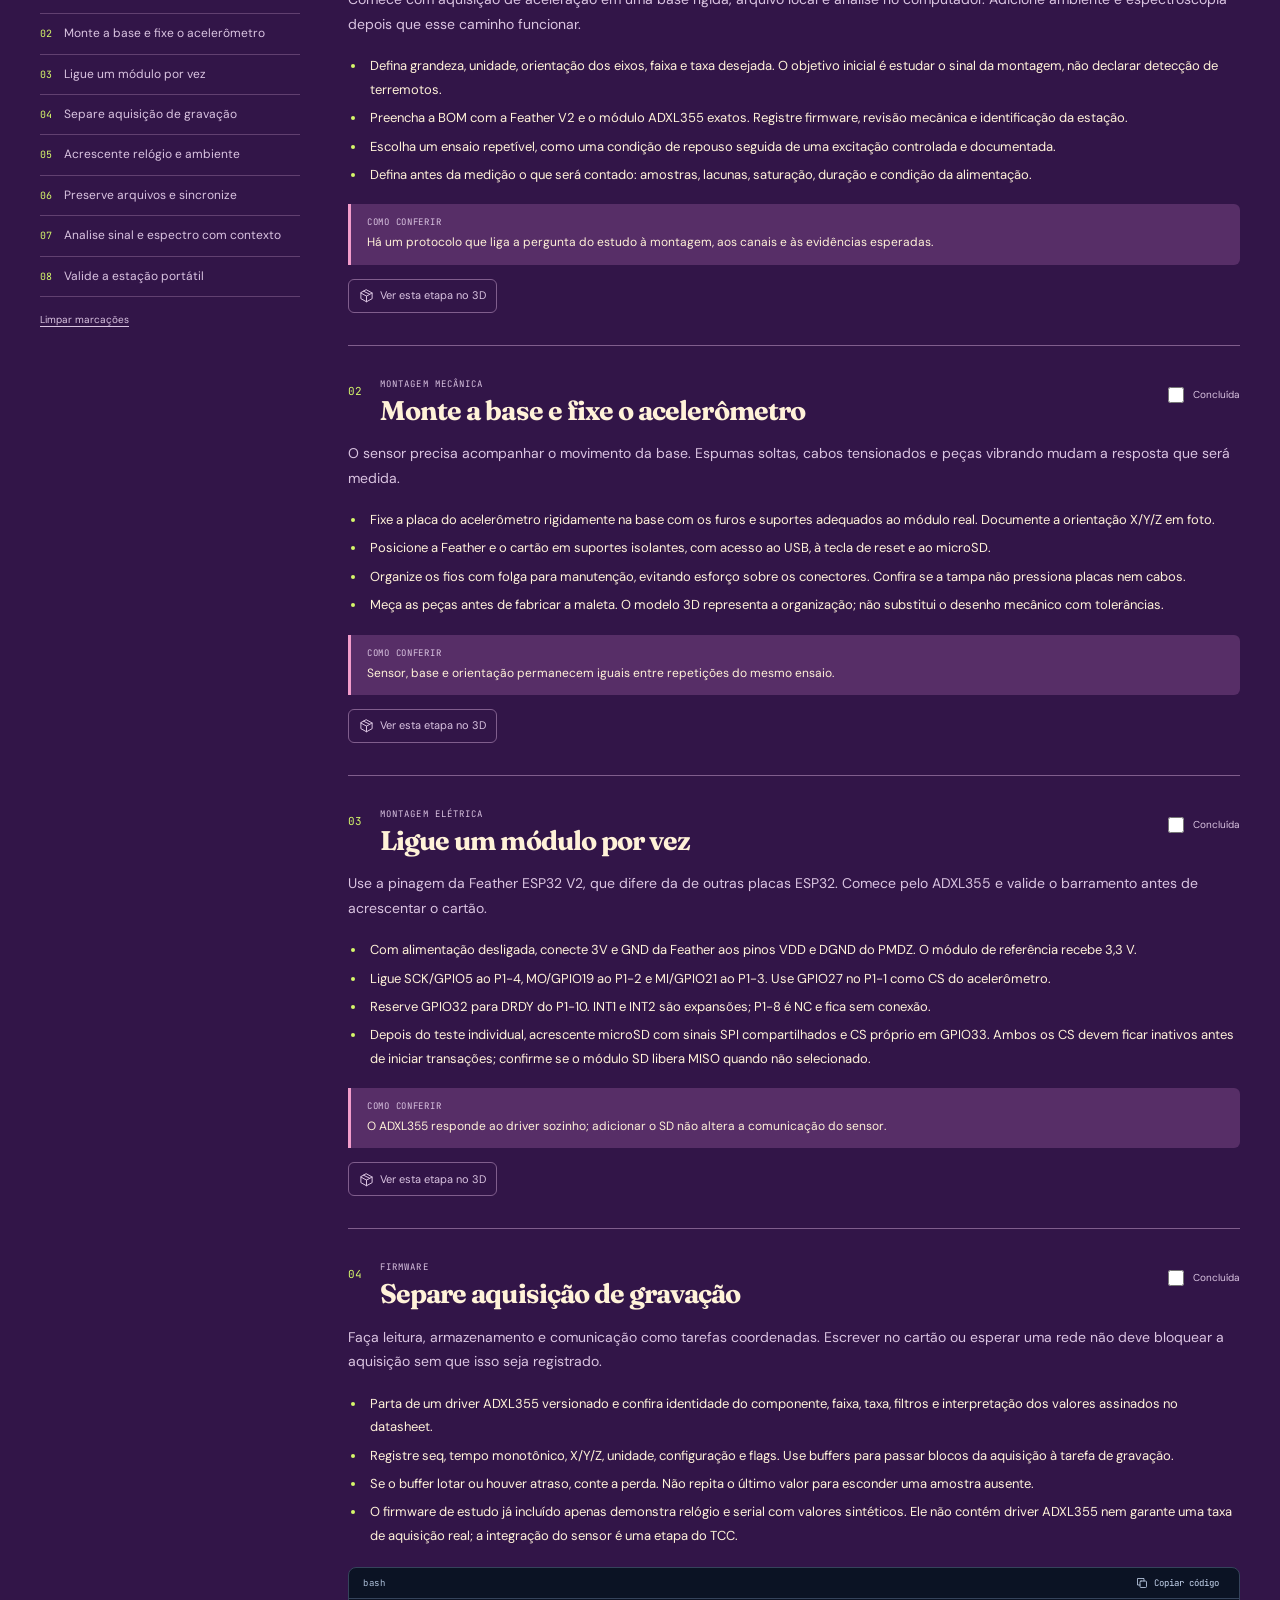
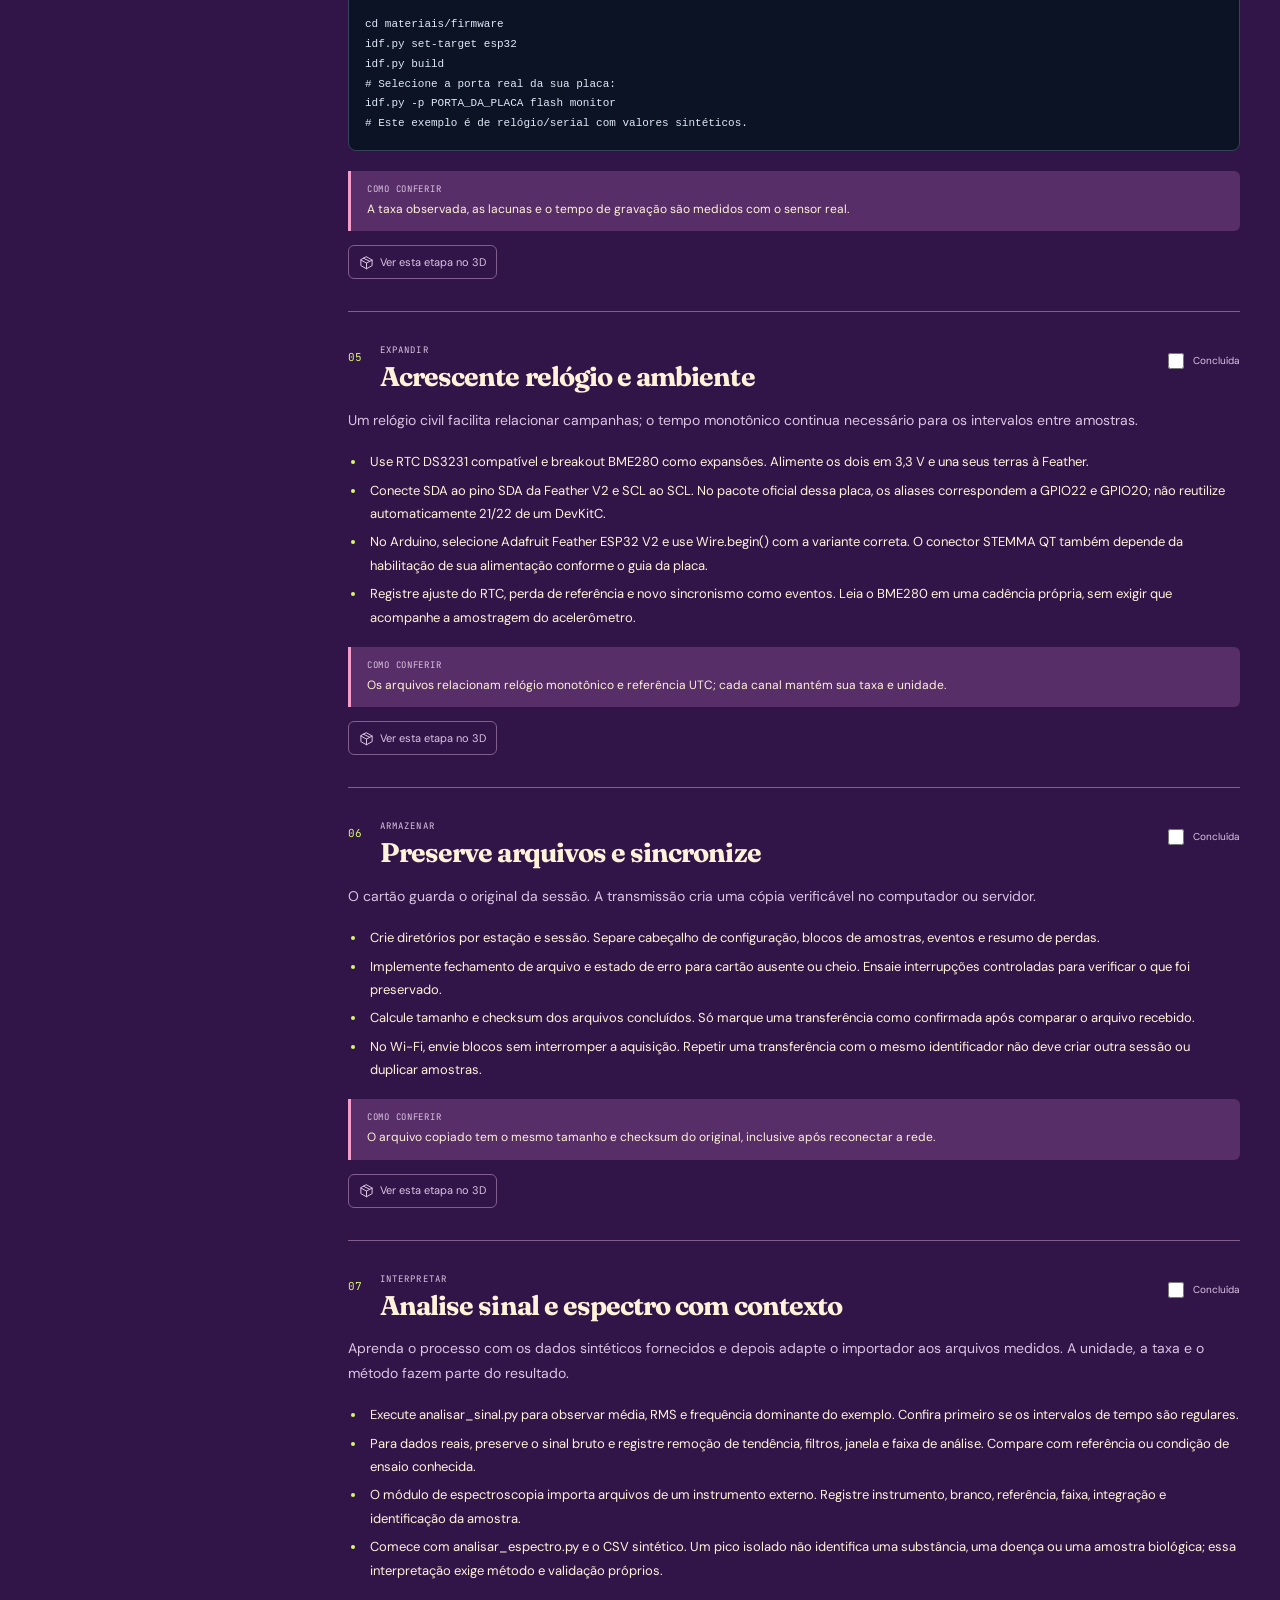
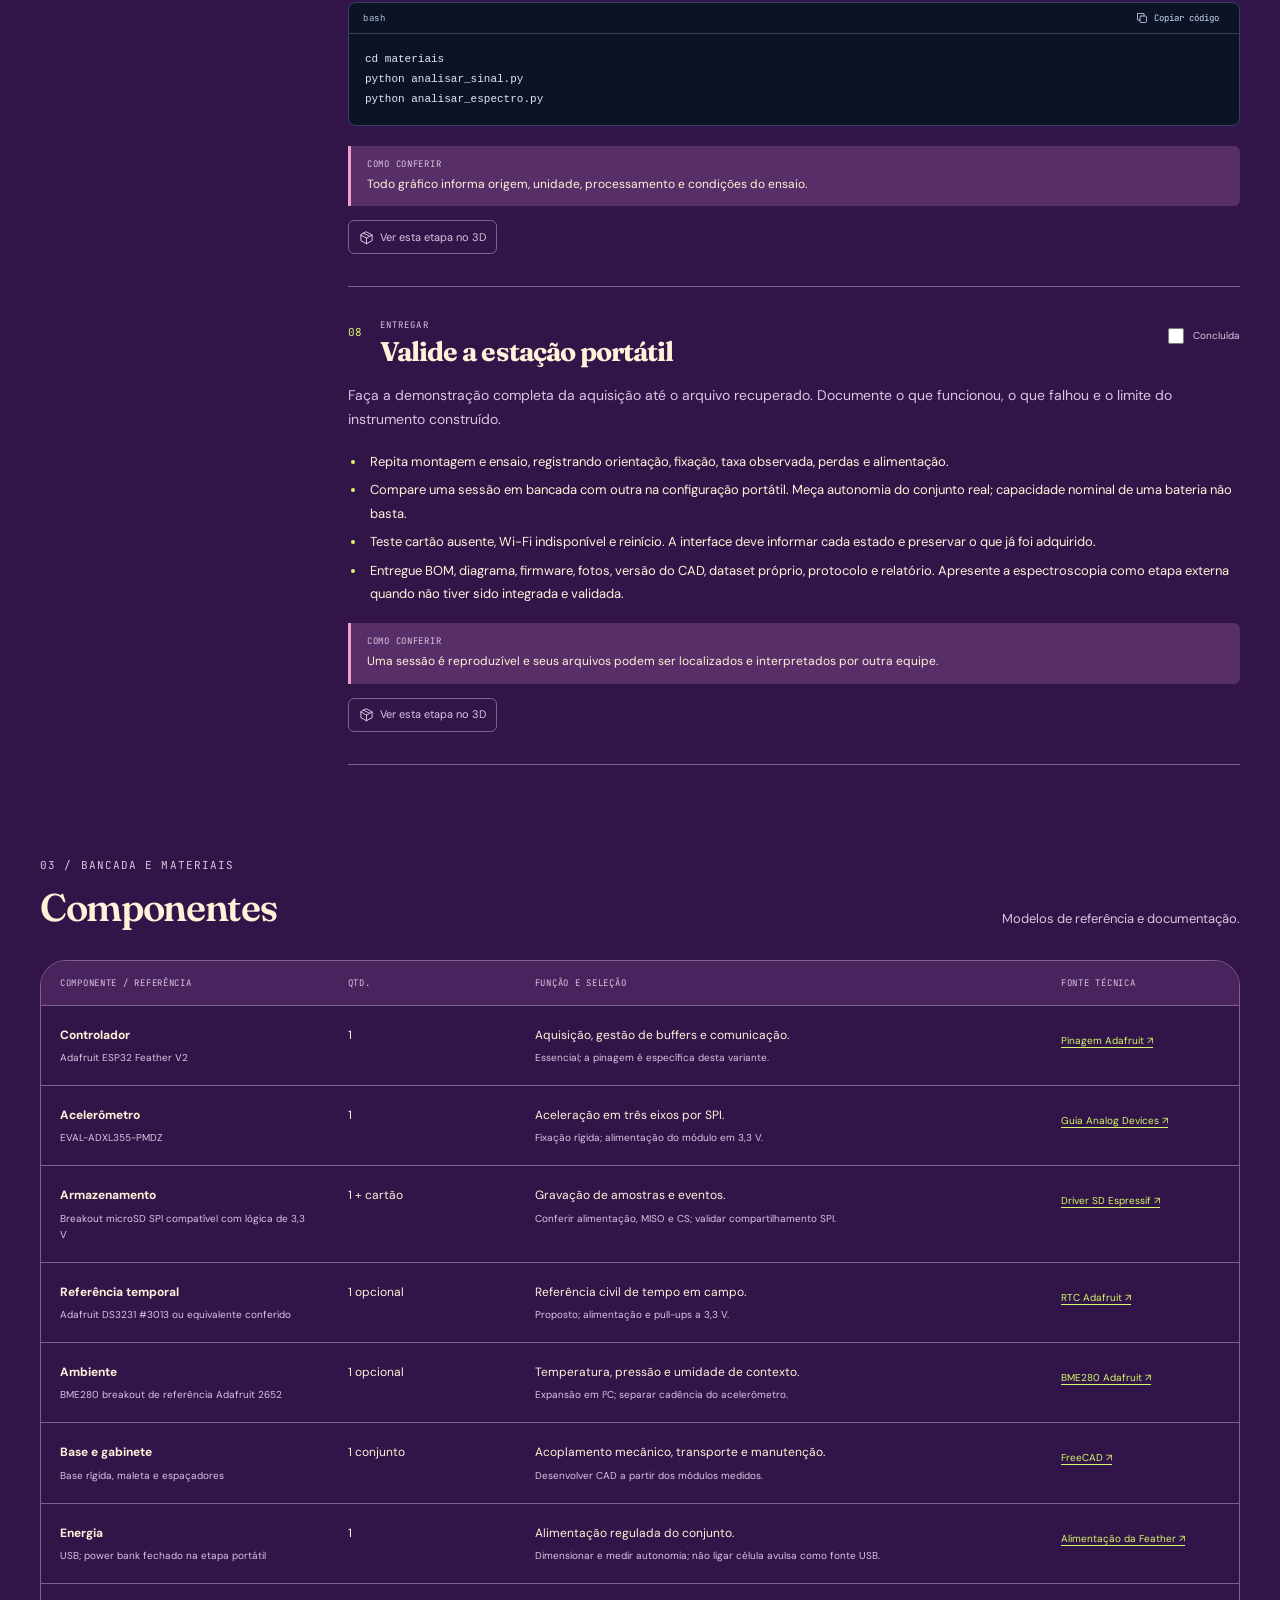
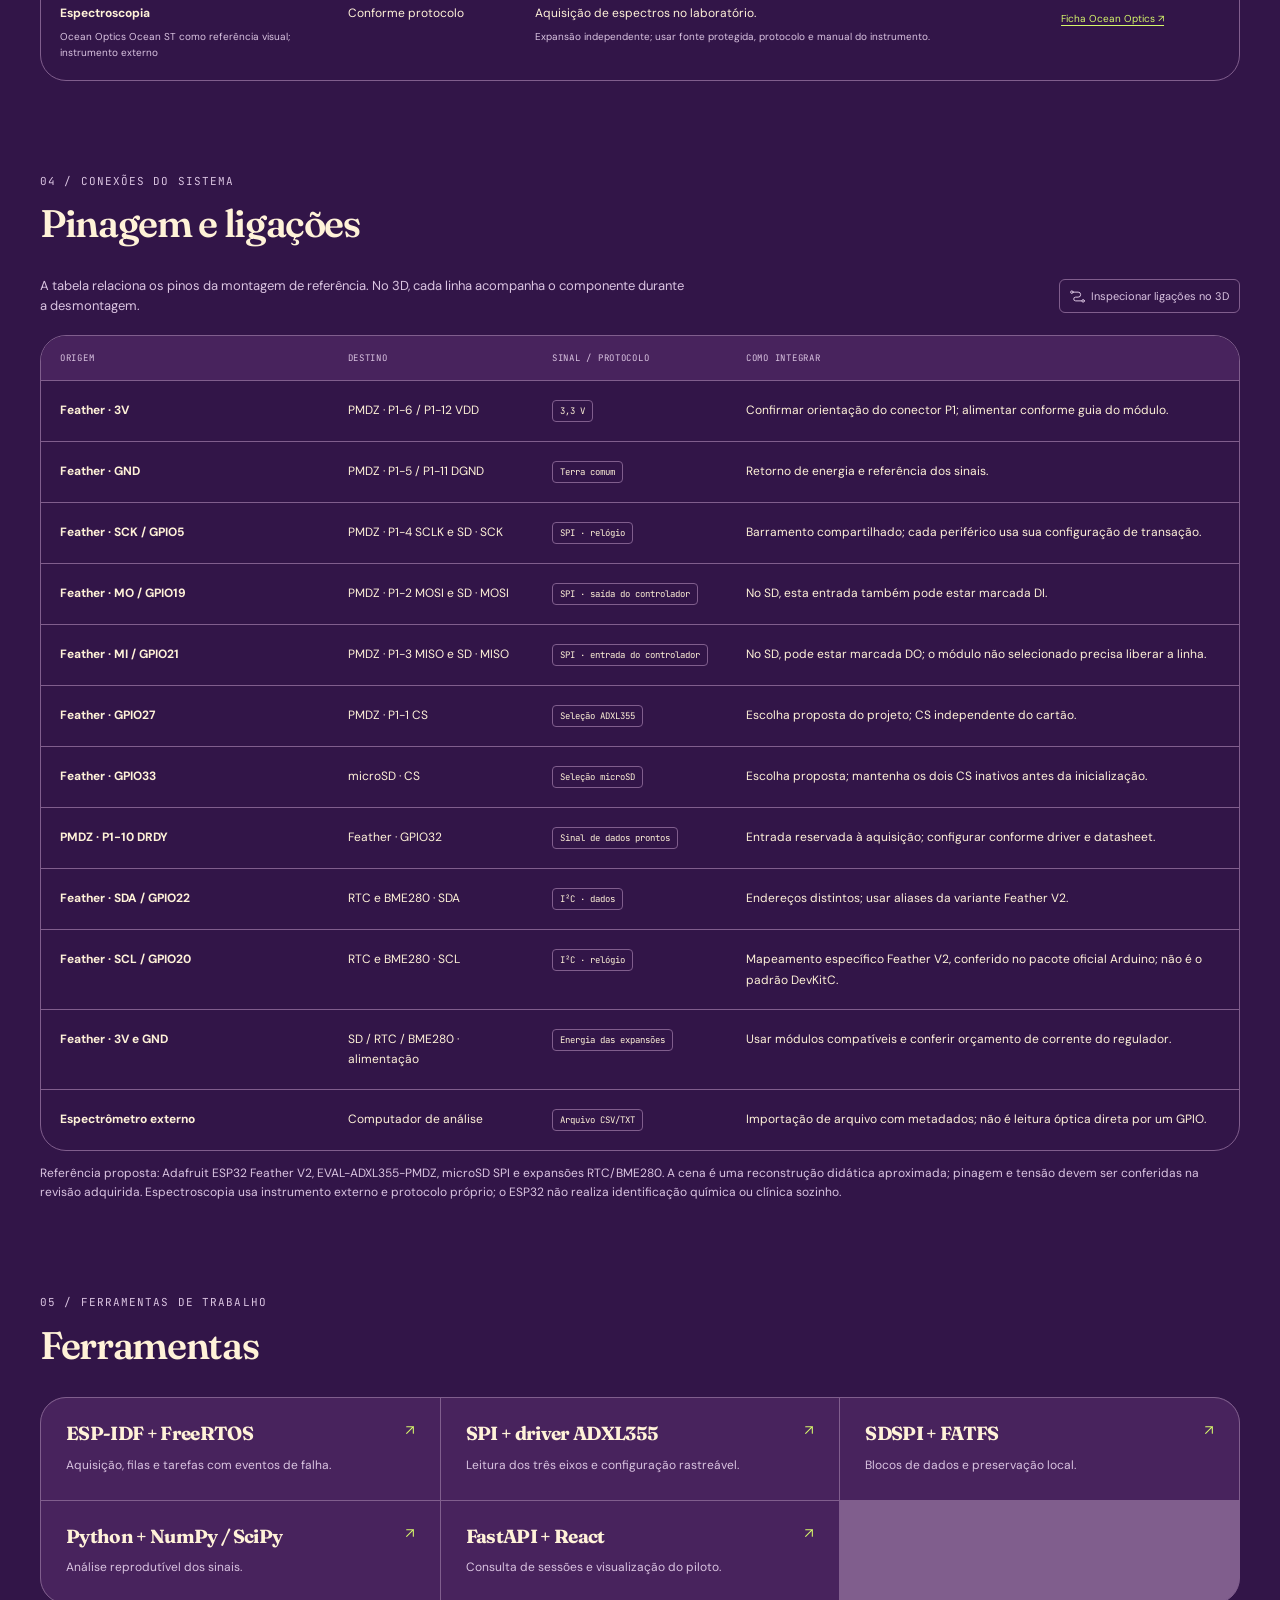
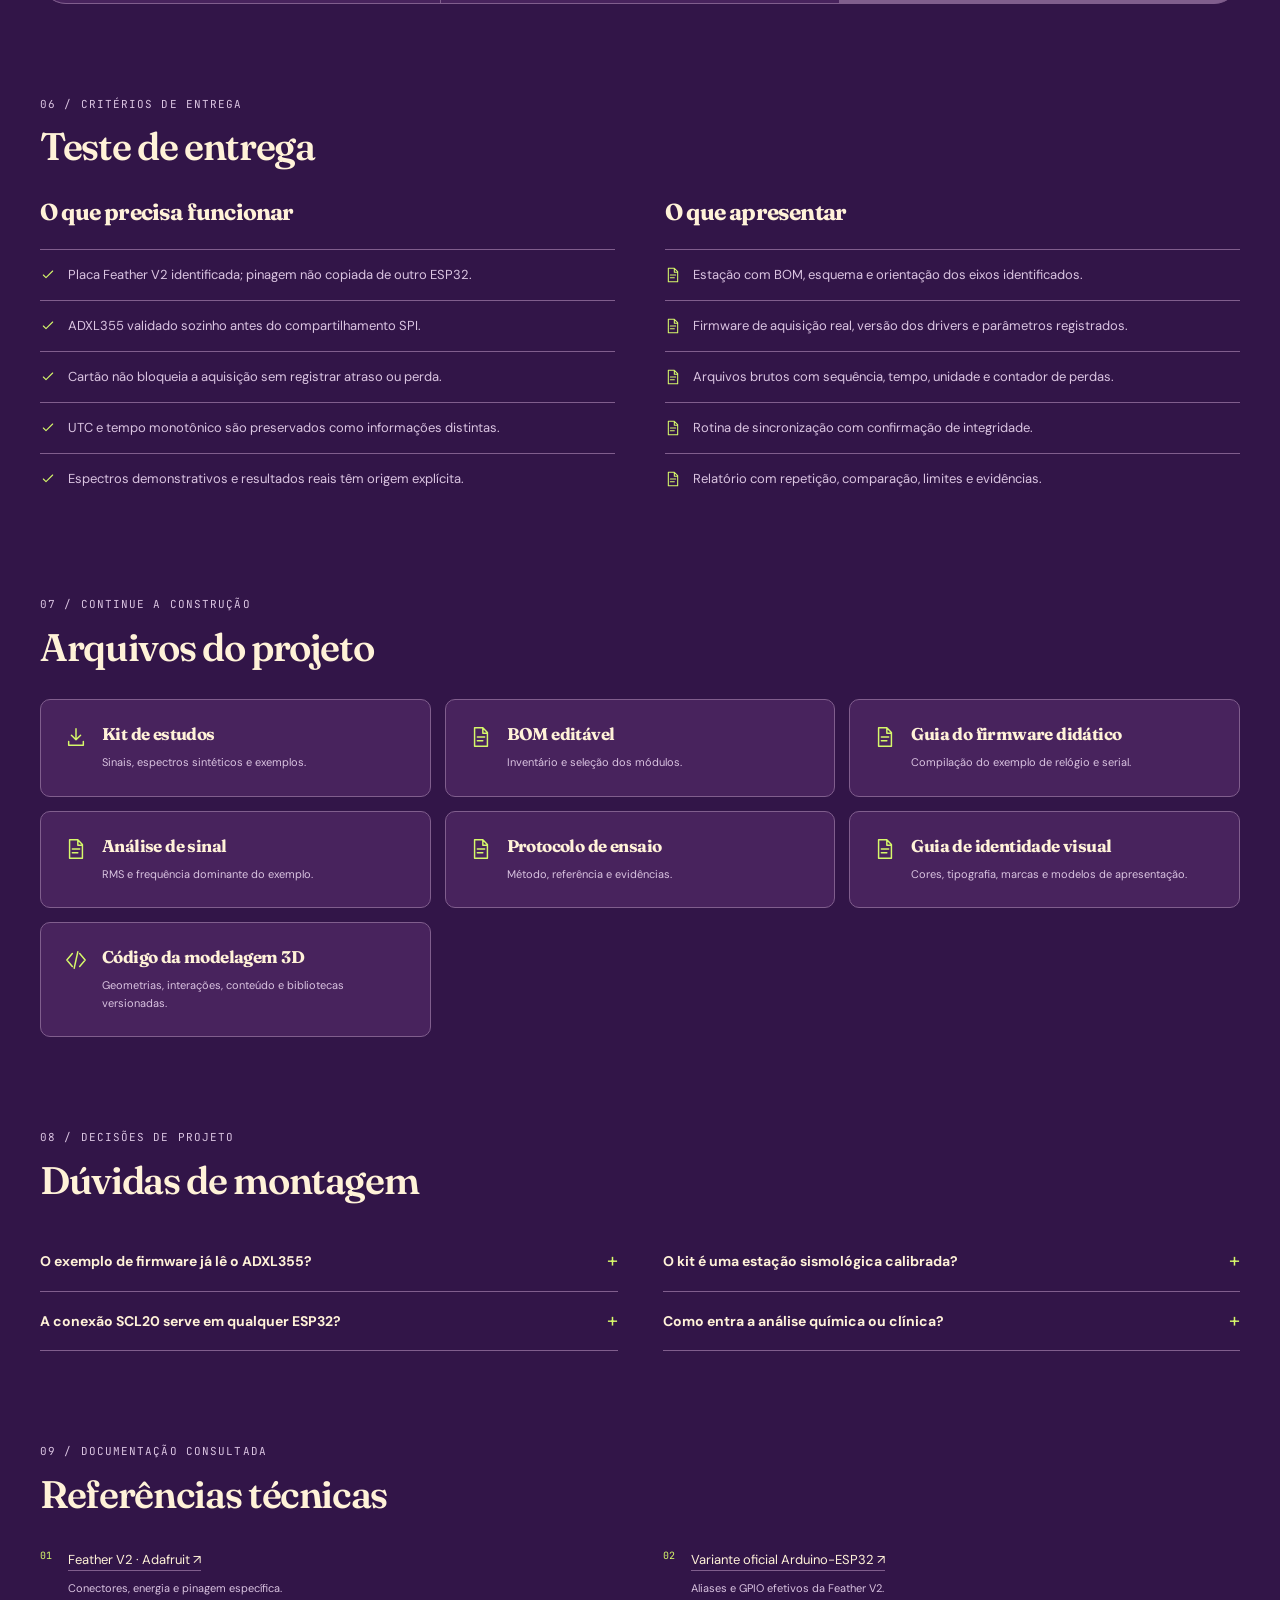
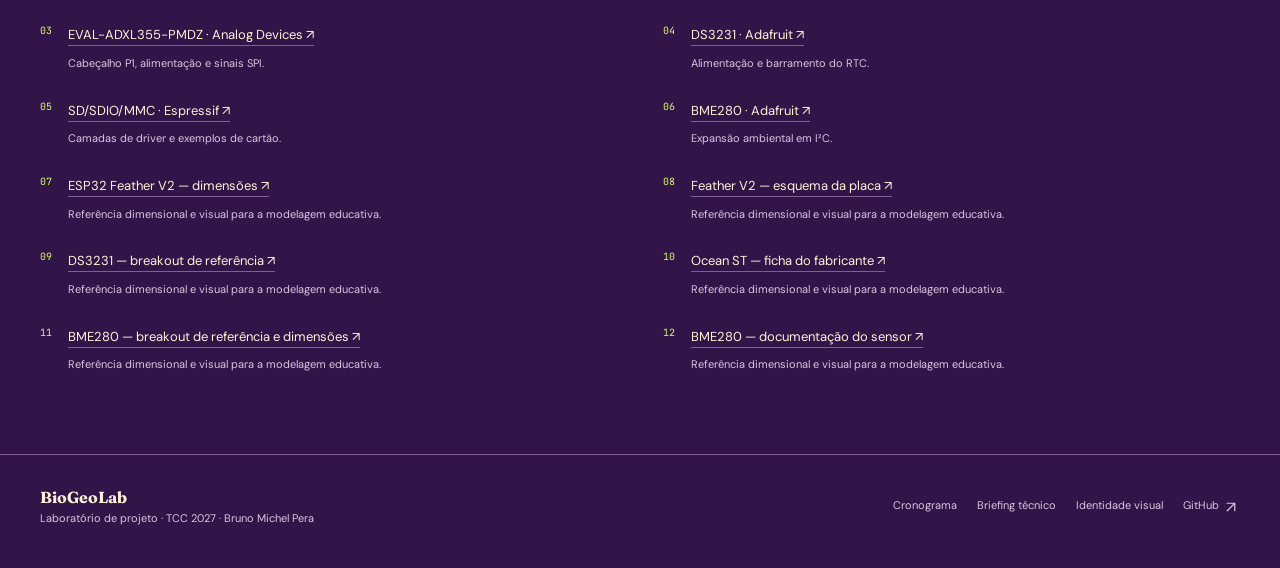
<file: laboratorio-3d/index.html>
<!DOCTYPE html>
<html lang="pt-BR"><head><meta charset="UTF-8"><meta name="viewport" content="width=device-width,initial-scale=1"><meta name="theme-color" content="#321548"><title>BioGeoLab · Laboratório 3D e guia de construção</title><meta name="description" content="Organize aquisição, armazenamento e análise em uma maleta de estudos com ESP32. Abra o conjunto em 3D para entender a fixação do acelerômetro, os barramentos e o caminho de cada arquivo até o laboratório."><link rel="icon" href="../identidade-visual/assets/simbolo.svg" type="image/svg+xml"><link rel="canonical" href="https://perabru.github.io/biogeolab-esp32/laboratorio-3d/"><link rel="stylesheet" href="style.css"><style>@font-face{font-family:'Fraunces';src:url('../identidade-visual/fontes/fraunces.woff') format('woff');font-display:swap;font-weight:100 900}
@font-face{font-family:'DM Sans';src:url('../identidade-visual/fontes/dm-sans.woff') format('woff');font-display:swap;font-weight:100 900}
@font-face{font-family:'JetBrains Mono';src:url('../identidade-visual/fontes/jetbrains-mono.woff') format('woff');font-display:swap;font-weight:100 900}
:root{--bg:#321548;--panel:#48235D;--ink:#FFF2D8;--muted:#DAC4E1;--line:#805E8D;--accent:#D6F86A;--second:#F39DCB;--paper:#FFF2D8;--dark:#321548;--accent-ink:#321548;--stage-accent:#F39DCB;--display:'Fraunces';--body:'DM Sans';--mono:'JetBrains Mono'}</style><script type="importmap">{"imports":{"three":"./vendor/three.module.min.js"}}</script></head>
<body data-project="biogeolab-esp32"><a class="skip" href="#como-fazer">Pular para o passo a passo</a>
<header class="site-header"><div class="wrap header-inner"><a class="brand" href="../"><img src="../identidade-visual/assets/simbolo-negativo.svg" alt=""><span><strong>BioGeoLab</strong><small>Montagem · 2027</small></span></a><nav class="nav-links" id="nav-links" aria-label="Navegação do laboratório"><a href="#explorar">Explorar 3D</a><a href="#como-fazer">Como fazer</a><a href="#componentes">Componentes</a><a href="#ligacoes">Ligações</a><a class="back-link" href="../">Cronograma <svg viewBox="0 0 24 24" fill="none" stroke="currentColor" stroke-width="1.6" stroke-linecap="round" stroke-linejoin="round" aria-hidden="true"><path d="M7 17 17 7M7 7h10v10"/></svg></a></nav><button class="menu-toggle" id="menu-toggle" aria-label="Abrir navegação" aria-controls="nav-links" aria-expanded="false"><svg viewBox="0 0 24 24" fill="none" stroke="currentColor" stroke-width="1.6" stroke-linecap="round" stroke-linejoin="round" aria-hidden="true"><path d="M4 6h16M4 12h16M4 18h16"/></svg></button></div></header>
<main><section class="hero"><div class="wrap hero-grid"><div><span class="eyebrow">BioGeoLab · bancada portátil</span><h1>Sensores, placa e aquisição</h1><p class="lede">Feather ESP32, sensores ambientais e registro em microSD. Explore a montagem e a PCB que reúne os módulos.</p><div class="hero-links"><a href="#explorar"><svg viewBox="0 0 24 24" fill="none" stroke="currentColor" stroke-width="1.6" stroke-linecap="round" stroke-linejoin="round" aria-hidden="true"><path d="m12 3 9 5v9l-9 5-9-5V8Z M3 8l9 5 9-5m-9 5v9m-5-17 10 5"/></svg>Explorar o modelo</a><a href="#como-fazer">Começar a construção <svg viewBox="0 0 24 24" fill="none" stroke="currentColor" stroke-width="1.6" stroke-linecap="round" stroke-linejoin="round" aria-hidden="true"><path d="M5 12h14m-6-6 6 6-6 6"/></svg></a></div></div><div class="hero-side"><div class="metric"><strong>8</strong><span>etapas práticas</span></div><div class="metric"><strong>SPI</strong><span>aceleração e microSD</span></div><div class="metric"><strong>3 eixos</strong><span>registro do movimento</span></div></div></div></section>
<div class="wrap"><section id="explorar" aria-labelledby="lab-title"><div class="lab-header"><div><span class="section-label">01 / Explorador interativo</span><h2 id="lab-title">Montagem 3D</h2></div><p>Arraste para girar. Selecione PCB para ver a placa de perto.</p></div>
<div class="lab-frame" id="lab-frame"><div class="lab-topbar"><span class="live-label"><i class="status-dot" aria-hidden="true"></i><span id="viewer-status" role="status">PREPARANDO O MODELO 3D</span></span><span class="muted" id="part-counter">MODELO EDUCATIVO</span></div><div class="lab-body"><div class="stage-column"><div class="stage" id="stage"><canvas id="scene" tabindex="0" aria-label="Visualização 3D carregando"></canvas><div class="canvas-labels" id="label-layer"></div><div class="camera-tools"><div class="segmented" aria-label="Vistas da câmera"><button data-camera="perspective" aria-pressed="true">Perspectiva</button><button data-camera="front" aria-pressed="false">Frente</button><button data-camera="top" aria-pressed="false">Topo</button><button data-camera="bottom" aria-pressed="false">Verso</button><button data-camera="side" aria-pressed="false">Lado</button></div><div class="camera-actions"><button id="zoom-in" aria-label="Aproximar" title="Aproximar"><svg viewBox="0 0 24 24" fill="none" stroke="currentColor" stroke-width="1.6" stroke-linecap="round" stroke-linejoin="round" aria-hidden="true"><path d="M12 5v14M5 12h14"/></svg></button><button id="zoom-out" aria-label="Afastar" title="Afastar"><svg viewBox="0 0 24 24" fill="none" stroke="currentColor" stroke-width="1.6" stroke-linecap="round" stroke-linejoin="round" aria-hidden="true"><path d="M5 12h14"/></svg></button><button id="fullscreen" aria-label="Tela cheia" title="Tela cheia" aria-pressed="false"><svg viewBox="0 0 24 24" fill="none" stroke="currentColor" stroke-width="1.6" stroke-linecap="round" stroke-linejoin="round" aria-hidden="true"><path d="M8 3H3v5m13-5h5v5M3 16v5h5m13-5v5h-5"/></svg></button></div></div><div class="stage-brand"><span>Montagem e funcionamento</span><strong>BioGeoLab</strong></div><div class="stage-badge"><span id="assembly-value">Montado</span><div id="assembly-caption">VISTA DE CONJUNTO</div></div><div class="viewer-message" id="viewer-message"><div><div class="loader-ring"></div><h3>Preparando o laboratório</h3><p>Carregando as peças e os controles da visualização 3D.</p></div></div><noscript><div class="viewer-message"><div><h3>Ative o JavaScript para explorar o 3D</h3><p>O guia completo de construção permanece disponível abaixo.</p></div></div></noscript></div><div class="stage-hint"><span><svg viewBox="0 0 24 24" fill="none" stroke="currentColor" stroke-width="1.6" stroke-linecap="round" stroke-linejoin="round" aria-hidden="true"><rect x="6" y="2" width="12" height="20" rx="6"/><path d="M12 2v7"/></svg>Arraste para girar · role para ampliar · dois dedos no celular</span><span class="keyboard-hint">Teclado: setas · + / − · E</span></div><div class="explosion-control"><button class="primary-button" id="explode-button"><svg viewBox="0 0 24 24" fill="none" stroke="currentColor" stroke-width="1.6" stroke-linecap="round" stroke-linejoin="round" aria-hidden="true"><path d="m12 3 10 5-10 5L2 8Zm-9 10 9 5 9-5M3 18l9 5 9-5"/></svg><span id="explode-label">Desmontar</span></button><div class="explosion-range"><label for="explode"><span>CONJUNTO</span><span>PEÇAS SEPARADAS</span></label><input type="range" id="explode" min="0" max="100" value="0" step="1" aria-label="Nível de desmontagem"></div><output id="explode-output" for="explode">0%</output></div><div class="viewer-controls"><button class="control-button" id="inspect-pcb"><svg viewBox="0 0 24 24" fill="none" stroke="currentColor" stroke-width="1.6" aria-hidden="true"><rect x="5" y="5" width="14" height="14" rx="2"/><rect x="9" y="9" width="6" height="6"/><path d="M9 2v3m6-3v3M9 19v3m6-3v3M2 9h3m-3 6h3m14-6h3m-3 6h3"/></svg>PCB</button><button class="control-button" id="spin" aria-pressed="false"><svg viewBox="0 0 24 24" fill="none" stroke="currentColor" stroke-width="1.6" stroke-linecap="round" stroke-linejoin="round" aria-hidden="true"><path d="M20 7v5h-5M4 17v-5h5M5 8a7 7 0 0 1 12-3l3 3M4 16l3 3a7 7 0 0 0 12-3"/></svg>Girar</button><button class="control-button" id="wires" aria-pressed="true"><svg viewBox="0 0 24 24" fill="none" stroke="currentColor" stroke-width="1.6" stroke-linecap="round" stroke-linejoin="round" aria-hidden="true"><path d="M5 5h8a4 4 0 0 1 0 8H9a3 3 0 0 0 0 6h10"/><circle cx="3" cy="5" r="2"/><circle cx="21" cy="19" r="2"/></svg>Ligações</button><button class="control-button" id="labels" aria-pressed="false"><svg viewBox="0 0 24 24" fill="none" stroke="currentColor" stroke-width="1.6" stroke-linecap="round" stroke-linejoin="round" aria-hidden="true"><path d="M3 3h8l10 10-8 8L3 11Z"/><circle cx="7.5" cy="7.5" r="1.5"/></svg>Rótulos</button><button class="control-button" id="reset-view"><svg viewBox="0 0 24 24" fill="none" stroke="currentColor" stroke-width="1.6" stroke-linecap="round" stroke-linejoin="round" aria-hidden="true"><path d="M3 4v6h6M4 10a8 8 0 1 1 1 8"/></svg>Restaurar</button><button class="control-button" id="save-image"><svg viewBox="0 0 24 24" fill="none" stroke="currentColor" stroke-width="1.6" stroke-linecap="round" stroke-linejoin="round" aria-hidden="true"><path d="M3 7h4l2-3h6l2 3h4v14H3Z"/><circle cx="12" cy="13" r="4"/></svg>Salvar imagem</button></div></div>
<aside class="inspector" aria-label="Inspeção do modelo"><div class="inspector-heading"><h3>Peças e ligações</h3><span>SELECIONE</span></div><div class="inspector-tabs" role="tablist" aria-label="Inspecionar"><button id="tab-parts" role="tab" aria-controls="part-list" aria-selected="true"><span id="parts-count">Peças</span></button><button id="tab-connections" role="tab" aria-controls="connection-list" aria-selected="false" tabindex="-1"><span id="connections-count">Ligações</span></button></div><div class="part-list" id="part-list" role="tabpanel" aria-labelledby="tab-parts"></div><div class="connection-list" id="connection-list" role="tabpanel" aria-labelledby="tab-connections" hidden></div><div class="part-detail" id="part-detail"><span class="detail-kicker">Explore</span><h4>Selecione uma peça</h4><p>Conheça a função, o dispositivo de referência e as dimensões de cada componente.</p></div><div class="tour-nav"><button id="tour-prev" aria-label="Componente anterior"><svg viewBox="0 0 24 24" fill="none" stroke="currentColor" stroke-width="1.6" stroke-linecap="round" stroke-linejoin="round" aria-hidden="true"><path d="m15 5-7 7 7 7"/></svg>Anterior</button><span id="tour-position">— / —</span><button id="tour-next" aria-label="Próximo componente">Próxima<svg viewBox="0 0 24 24" fill="none" stroke="currentColor" stroke-width="1.6" stroke-linecap="round" stroke-linejoin="round" aria-hidden="true"><path d="m9 5 7 7-7 7"/></svg></button></div></aside></div></div>
<div class="pcb-resources"><strong>PCB própria · revisão A</strong><a href="pcb-top.svg" target="_blank" rel="noopener">Vista superior ↗</a><a href="pcb-bottom.svg" target="_blank" rel="noopener">Verso ↗</a><a href="pcb.json" download>Dimensões e sinais ↓</a><small>Estudo de integração; validar esquema e regras elétricas antes de fabricar.</small></div><div class="model-note"><svg viewBox="0 0 24 24" fill="none" stroke="currentColor" stroke-width="1.6" stroke-linecap="round" stroke-linejoin="round" aria-hidden="true"><circle cx="12" cy="12" r="10"/><path d="M12 11v6m0-11v2"/></svg><p id="model-note-text">Referência proposta: Adafruit ESP32 Feather V2, EVAL-ADXL355-PMDZ, microSD SPI e expansões RTC/BME280. A cena é uma reconstrução didática aproximada; pinagem e tensão devem ser conferidas na revisão adquirida. Espectroscopia usa instrumento externo e protocolo próprio; o ESP32 não realiza identificação química ou clínica sozinho.</p></div><p class="sr-only" id="selection-announcement" aria-live="polite"></p></section>
<section class="section" id="como-fazer" aria-labelledby="workflow-title"><div class="section-heading"><div><span class="section-label">02 / Da ideia ao ensaio</span><h2 id="workflow-title">Como montar</h2></div><p>Marque cada etapa após testar a montagem.</p></div><div class="section-rule"></div><div class="workflow"><aside class="workflow-nav" aria-label="Etapas de construção"><div class="progress-heading"><span>SEU PROGRESSO</span><span id="progress-text">0 de 8 etapas</span></div><div class="progress-track"><span id="progress-bar"></span></div><nav><a href="#etapa-1"><span>01</span><span>Escolha o primeiro experimento</span></a><a href="#etapa-2"><span>02</span><span>Monte a base e fixe o acelerômetro</span></a><a href="#etapa-3"><span>03</span><span>Ligue um módulo por vez</span></a><a href="#etapa-4"><span>04</span><span>Separe aquisição de gravação</span></a><a href="#etapa-5"><span>05</span><span>Acrescente relógio e ambiente</span></a><a href="#etapa-6"><span>06</span><span>Preserve arquivos e sincronize</span></a><a href="#etapa-7"><span>07</span><span>Analise sinal e espectro com contexto</span></a><a href="#etapa-8"><span>08</span><span>Valide a estação portátil</span></a></nav><button class="reset-progress" id="reset-progress">Limpar marcações</button></aside><div><article class="step" id="etapa-1"><div class="step-title"><span class="step-number">01</span><div class="step-title-content"><p class="step-kicker">Delimitar</p><h3>Escolha o primeiro experimento</h3></div><label class="check-button"><input type="checkbox" data-step-check="etapa-1" aria-label="Marcar etapa 1: Escolha o primeiro experimento"><span>Concluída</span></label></div><p>Comece com aquisição de aceleração em uma base rígida, arquivo local e análise no computador. Adicione ambiente e espectroscopia depois que esse caminho funcionar.</p><ul><li>Defina grandeza, unidade, orientação dos eixos, faixa e taxa desejada. O objetivo inicial é estudar o sinal da montagem, não declarar detecção de terremotos.</li><li>Preencha a BOM com a Feather V2 e o módulo ADXL355 exatos. Registre firmware, revisão mecânica e identificação da estação.</li><li>Escolha um ensaio repetível, como uma condição de repouso seguida de uma excitação controlada e documentada.</li><li>Defina antes da medição o que será contado: amostras, lacunas, saturação, duração e condição da alimentação.</li></ul><div class="acceptance"><strong>Como conferir</strong>Há um protocolo que liga a pergunta do estudo à montagem, aos canais e às evidências esperadas.</div><button class="control-button step-view" data-view-parts="case,plate,esp32,adxl355"><svg viewBox="0 0 24 24" fill="none" stroke="currentColor" stroke-width="1.6" stroke-linecap="round" stroke-linejoin="round" aria-hidden="true"><path d="m12 3 9 5v9l-9 5-9-5V8Z M3 8l9 5 9-5m-9 5v9m-5-17 10 5"/></svg>Ver esta etapa no 3D</button></article><article class="step" id="etapa-2"><div class="step-title"><span class="step-number">02</span><div class="step-title-content"><p class="step-kicker">Montagem mecânica</p><h3>Monte a base e fixe o acelerômetro</h3></div><label class="check-button"><input type="checkbox" data-step-check="etapa-2" aria-label="Marcar etapa 2: Monte a base e fixe o acelerômetro"><span>Concluída</span></label></div><p>O sensor precisa acompanhar o movimento da base. Espumas soltas, cabos tensionados e peças vibrando mudam a resposta que será medida.</p><ul><li>Fixe a placa do acelerômetro rigidamente na base com os furos e suportes adequados ao módulo real. Documente a orientação X/Y/Z em foto.</li><li>Posicione a Feather e o cartão em suportes isolantes, com acesso ao USB, à tecla de reset e ao microSD.</li><li>Organize os fios com folga para manutenção, evitando esforço sobre os conectores. Confira se a tampa não pressiona placas nem cabos.</li><li>Meça as peças antes de fabricar a maleta. O modelo 3D representa a organização; não substitui o desenho mecânico com tolerâncias.</li></ul><div class="acceptance"><strong>Como conferir</strong>Sensor, base e orientação permanecem iguais entre repetições do mesmo ensaio.</div><button class="control-button step-view" data-view-parts="case,lid,plate,adxl355,esp32"><svg viewBox="0 0 24 24" fill="none" stroke="currentColor" stroke-width="1.6" stroke-linecap="round" stroke-linejoin="round" aria-hidden="true"><path d="m12 3 9 5v9l-9 5-9-5V8Z M3 8l9 5 9-5m-9 5v9m-5-17 10 5"/></svg>Ver esta etapa no 3D</button></article><article class="step" id="etapa-3"><div class="step-title"><span class="step-number">03</span><div class="step-title-content"><p class="step-kicker">Montagem elétrica</p><h3>Ligue um módulo por vez</h3></div><label class="check-button"><input type="checkbox" data-step-check="etapa-3" aria-label="Marcar etapa 3: Ligue um módulo por vez"><span>Concluída</span></label></div><p>Use a pinagem da Feather ESP32 V2, que difere da de outras placas ESP32. Comece pelo ADXL355 e valide o barramento antes de acrescentar o cartão.</p><ul><li>Com alimentação desligada, conecte 3V e GND da Feather aos pinos VDD e DGND do PMDZ. O módulo de referência recebe 3,3 V.</li><li>Ligue SCK/GPIO5 ao P1-4, MO/GPIO19 ao P1-2 e MI/GPIO21 ao P1-3. Use GPIO27 no P1-1 como CS do acelerômetro.</li><li>Reserve GPIO32 para DRDY do P1-10. INT1 e INT2 são expansões; P1-8 é NC e fica sem conexão.</li><li>Depois do teste individual, acrescente microSD com sinais SPI compartilhados e CS próprio em GPIO33. Ambos os CS devem ficar inativos antes de iniciar transações; confirme se o módulo SD libera MISO quando não selecionado.</li></ul><div class="acceptance"><strong>Como conferir</strong>O ADXL355 responde ao driver sozinho; adicionar o SD não altera a comunicação do sensor.</div><button class="control-button step-view" data-view-parts="esp32,adxl355,sd"><svg viewBox="0 0 24 24" fill="none" stroke="currentColor" stroke-width="1.6" stroke-linecap="round" stroke-linejoin="round" aria-hidden="true"><path d="m12 3 9 5v9l-9 5-9-5V8Z M3 8l9 5 9-5m-9 5v9m-5-17 10 5"/></svg>Ver esta etapa no 3D</button></article><article class="step" id="etapa-4"><div class="step-title"><span class="step-number">04</span><div class="step-title-content"><p class="step-kicker">Firmware</p><h3>Separe aquisição de gravação</h3></div><label class="check-button"><input type="checkbox" data-step-check="etapa-4" aria-label="Marcar etapa 4: Separe aquisição de gravação"><span>Concluída</span></label></div><p>Faça leitura, armazenamento e comunicação como tarefas coordenadas. Escrever no cartão ou esperar uma rede não deve bloquear a aquisição sem que isso seja registrado.</p><ul><li>Parta de um driver ADXL355 versionado e confira identidade do componente, faixa, taxa, filtros e interpretação dos valores assinados no datasheet.</li><li>Registre seq, tempo monotônico, X/Y/Z, unidade, configuração e flags. Use buffers para passar blocos da aquisição à tarefa de gravação.</li><li>Se o buffer lotar ou houver atraso, conte a perda. Não repita o último valor para esconder uma amostra ausente.</li><li>O firmware de estudo já incluído apenas demonstra relógio e serial com valores sintéticos. Ele não contém driver ADXL355 nem garante uma taxa de aquisição real; a integração do sensor é uma etapa do TCC.</li></ul><div class="code-block"><div class="code-top"><span>bash</span><button class="copy-code" data-copy-code="code-etapa-4"><svg viewBox="0 0 24 24" fill="none" stroke="currentColor" stroke-width="1.6" stroke-linecap="round" stroke-linejoin="round" aria-hidden="true"><rect x="8" y="8" width="13" height="13" rx="2"/><path d="M16 8V3H3v13h5"/></svg>Copiar código</button></div><pre><code id="code-etapa-4">cd materiais/firmware
idf.py set-target esp32
idf.py build
# Selecione a porta real da sua placa:
idf.py -p PORTA_DA_PLACA flash monitor
# Este exemplo é de relógio/serial com valores sintéticos.</code></pre></div><div class="acceptance"><strong>Como conferir</strong>A taxa observada, as lacunas e o tempo de gravação são medidos com o sensor real.</div><button class="control-button step-view" data-view-parts="esp32,adxl355,sd"><svg viewBox="0 0 24 24" fill="none" stroke="currentColor" stroke-width="1.6" stroke-linecap="round" stroke-linejoin="round" aria-hidden="true"><path d="m12 3 9 5v9l-9 5-9-5V8Z M3 8l9 5 9-5m-9 5v9m-5-17 10 5"/></svg>Ver esta etapa no 3D</button></article><article class="step" id="etapa-5"><div class="step-title"><span class="step-number">05</span><div class="step-title-content"><p class="step-kicker">Expandir</p><h3>Acrescente relógio e ambiente</h3></div><label class="check-button"><input type="checkbox" data-step-check="etapa-5" aria-label="Marcar etapa 5: Acrescente relógio e ambiente"><span>Concluída</span></label></div><p>Um relógio civil facilita relacionar campanhas; o tempo monotônico continua necessário para os intervalos entre amostras.</p><ul><li>Use RTC DS3231 compatível e breakout BME280 como expansões. Alimente os dois em 3,3 V e una seus terras à Feather.</li><li>Conecte SDA ao pino SDA da Feather V2 e SCL ao SCL. No pacote oficial dessa placa, os aliases correspondem a GPIO22 e GPIO20; não reutilize automaticamente 21/22 de um DevKitC.</li><li>No Arduino, selecione Adafruit Feather ESP32 V2 e use Wire.begin() com a variante correta. O conector STEMMA QT também depende da habilitação de sua alimentação conforme o guia da placa.</li><li>Registre ajuste do RTC, perda de referência e novo sincronismo como eventos. Leia o BME280 em uma cadência própria, sem exigir que acompanhe a amostragem do acelerômetro.</li></ul><div class="acceptance"><strong>Como conferir</strong>Os arquivos relacionam relógio monotônico e referência UTC; cada canal mantém sua taxa e unidade.</div><button class="control-button step-view" data-view-parts="esp32,rtc,bme280"><svg viewBox="0 0 24 24" fill="none" stroke="currentColor" stroke-width="1.6" stroke-linecap="round" stroke-linejoin="round" aria-hidden="true"><path d="m12 3 9 5v9l-9 5-9-5V8Z M3 8l9 5 9-5m-9 5v9m-5-17 10 5"/></svg>Ver esta etapa no 3D</button></article><article class="step" id="etapa-6"><div class="step-title"><span class="step-number">06</span><div class="step-title-content"><p class="step-kicker">Armazenar</p><h3>Preserve arquivos e sincronize</h3></div><label class="check-button"><input type="checkbox" data-step-check="etapa-6" aria-label="Marcar etapa 6: Preserve arquivos e sincronize"><span>Concluída</span></label></div><p>O cartão guarda o original da sessão. A transmissão cria uma cópia verificável no computador ou servidor.</p><ul><li>Crie diretórios por estação e sessão. Separe cabeçalho de configuração, blocos de amostras, eventos e resumo de perdas.</li><li>Implemente fechamento de arquivo e estado de erro para cartão ausente ou cheio. Ensaie interrupções controladas para verificar o que foi preservado.</li><li>Calcule tamanho e checksum dos arquivos concluídos. Só marque uma transferência como confirmada após comparar o arquivo recebido.</li><li>No Wi-Fi, envie blocos sem interromper a aquisição. Repetir uma transferência com o mesmo identificador não deve criar outra sessão ou duplicar amostras.</li></ul><div class="acceptance"><strong>Como conferir</strong>O arquivo copiado tem o mesmo tamanho e checksum do original, inclusive após reconectar a rede.</div><button class="control-button step-view" data-view-parts="sd,esp32,power"><svg viewBox="0 0 24 24" fill="none" stroke="currentColor" stroke-width="1.6" stroke-linecap="round" stroke-linejoin="round" aria-hidden="true"><path d="m12 3 9 5v9l-9 5-9-5V8Z M3 8l9 5 9-5m-9 5v9m-5-17 10 5"/></svg>Ver esta etapa no 3D</button></article><article class="step" id="etapa-7"><div class="step-title"><span class="step-number">07</span><div class="step-title-content"><p class="step-kicker">Interpretar</p><h3>Analise sinal e espectro com contexto</h3></div><label class="check-button"><input type="checkbox" data-step-check="etapa-7" aria-label="Marcar etapa 7: Analise sinal e espectro com contexto"><span>Concluída</span></label></div><p>Aprenda o processo com os dados sintéticos fornecidos e depois adapte o importador aos arquivos medidos. A unidade, a taxa e o método fazem parte do resultado.</p><ul><li>Execute analisar_sinal.py para observar média, RMS e frequência dominante do exemplo. Confira primeiro se os intervalos de tempo são regulares.</li><li>Para dados reais, preserve o sinal bruto e registre remoção de tendência, filtros, janela e faixa de análise. Compare com referência ou condição de ensaio conhecida.</li><li>O módulo de espectroscopia importa arquivos de um instrumento externo. Registre instrumento, branco, referência, faixa, integração e identificação da amostra.</li><li>Comece com analisar_espectro.py e o CSV sintético. Um pico isolado não identifica uma substância, uma doença ou uma amostra biológica; essa interpretação exige método e validação próprios.</li></ul><div class="code-block"><div class="code-top"><span>bash</span><button class="copy-code" data-copy-code="code-etapa-7"><svg viewBox="0 0 24 24" fill="none" stroke="currentColor" stroke-width="1.6" stroke-linecap="round" stroke-linejoin="round" aria-hidden="true"><rect x="8" y="8" width="13" height="13" rx="2"/><path d="M16 8V3H3v13h5"/></svg>Copiar código</button></div><pre><code id="code-etapa-7">cd materiais
python analisar_sinal.py
python analisar_espectro.py</code></pre></div><div class="acceptance"><strong>Como conferir</strong>Todo gráfico informa origem, unidade, processamento e condições do ensaio.</div><button class="control-button step-view" data-view-parts="adxl355,spectrometer"><svg viewBox="0 0 24 24" fill="none" stroke="currentColor" stroke-width="1.6" stroke-linecap="round" stroke-linejoin="round" aria-hidden="true"><path d="m12 3 9 5v9l-9 5-9-5V8Z M3 8l9 5 9-5m-9 5v9m-5-17 10 5"/></svg>Ver esta etapa no 3D</button></article><article class="step" id="etapa-8"><div class="step-title"><span class="step-number">08</span><div class="step-title-content"><p class="step-kicker">Entregar</p><h3>Valide a estação portátil</h3></div><label class="check-button"><input type="checkbox" data-step-check="etapa-8" aria-label="Marcar etapa 8: Valide a estação portátil"><span>Concluída</span></label></div><p>Faça a demonstração completa da aquisição até o arquivo recuperado. Documente o que funcionou, o que falhou e o limite do instrumento construído.</p><ul><li>Repita montagem e ensaio, registrando orientação, fixação, taxa observada, perdas e alimentação.</li><li>Compare uma sessão em bancada com outra na configuração portátil. Meça autonomia do conjunto real; capacidade nominal de uma bateria não basta.</li><li>Teste cartão ausente, Wi-Fi indisponível e reinício. A interface deve informar cada estado e preservar o que já foi adquirido.</li><li>Entregue BOM, diagrama, firmware, fotos, versão do CAD, dataset próprio, protocolo e relatório. Apresente a espectroscopia como etapa externa quando não tiver sido integrada e validada.</li></ul><div class="acceptance"><strong>Como conferir</strong>Uma sessão é reproduzível e seus arquivos podem ser localizados e interpretados por outra equipe.</div><button class="control-button step-view" data-view-parts="case,lid,esp32,sd"><svg viewBox="0 0 24 24" fill="none" stroke="currentColor" stroke-width="1.6" stroke-linecap="round" stroke-linejoin="round" aria-hidden="true"><path d="m12 3 9 5v9l-9 5-9-5V8Z M3 8l9 5 9-5m-9 5v9m-5-17 10 5"/></svg>Ver esta etapa no 3D</button></article></div></div></section>
<section class="section" id="componentes" aria-labelledby="components-title"><div class="section-heading"><div><span class="section-label">03 / Bancada e materiais</span><h2 id="components-title">Componentes</h2></div><p>Modelos de referência e documentação.</p></div><div class="table-shell"><table class="data-table"><thead><tr><th>Componente / referência</th><th>Qtd.</th><th>Função e seleção</th><th>Fonte técnica</th></tr></thead><tbody><tr><td><strong>Controlador</strong><small>Adafruit ESP32 Feather V2</small></td><td>1</td><td>Aquisição, gestão de buffers e comunicação.<small>Essencial; a pinagem é específica desta variante.</small></td><td><a href="https://learn.adafruit.com/adafruit-esp32-feather-v2/pinouts" target="_blank" rel="noopener noreferrer">Pinagem Adafruit ↗</a></td></tr><tr><td><strong>Acelerômetro</strong><small>EVAL-ADXL355-PMDZ</small></td><td>1</td><td>Aceleração em três eixos por SPI.<small>Fixação rígida; alimentação do módulo em 3,3 V.</small></td><td><a href="https://analogdevicesinc.github.io/system-level/solutions/reference-designs/adxl355-pmdz/" target="_blank" rel="noopener noreferrer">Guia Analog Devices ↗</a></td></tr><tr><td><strong>Armazenamento</strong><small>Breakout microSD SPI compatível com lógica de 3,3 V</small></td><td>1 + cartão</td><td>Gravação de amostras e eventos.<small>Conferir alimentação, MISO e CS; validar compartilhamento SPI.</small></td><td><a href="https://docs.espressif.com/projects/esp-idf/en/stable/esp32/api-reference/storage/sdmmc.html" target="_blank" rel="noopener noreferrer">Driver SD Espressif ↗</a></td></tr><tr><td><strong>Referência temporal</strong><small>Adafruit DS3231 #3013 ou equivalente conferido</small></td><td>1 opcional</td><td>Referência civil de tempo em campo.<small>Proposto; alimentação e pull-ups a 3,3 V.</small></td><td><a href="https://learn.adafruit.com/adafruit-ds3231-precision-rtc-breakout/pinouts" target="_blank" rel="noopener noreferrer">RTC Adafruit ↗</a></td></tr><tr><td><strong>Ambiente</strong><small>BME280 breakout de referência Adafruit 2652</small></td><td>1 opcional</td><td>Temperatura, pressão e umidade de contexto.<small>Expansão em I²C; separar cadência do acelerômetro.</small></td><td><a href="https://learn.adafruit.com/adafruit-bme280-humidity-barometric-pressure-temperature-sensor-breakout/arduino-test" target="_blank" rel="noopener noreferrer">BME280 Adafruit ↗</a></td></tr><tr><td><strong>Base e gabinete</strong><small>Base rígida, maleta e espaçadores</small></td><td>1 conjunto</td><td>Acoplamento mecânico, transporte e manutenção.<small>Desenvolver CAD a partir dos módulos medidos.</small></td><td><a href="https://www.freecad.org/" target="_blank" rel="noopener noreferrer">FreeCAD ↗</a></td></tr><tr><td><strong>Energia</strong><small>USB; power bank fechado na etapa portátil</small></td><td>1</td><td>Alimentação regulada do conjunto.<small>Dimensionar e medir autonomia; não ligar célula avulsa como fonte USB.</small></td><td><a href="https://learn.adafruit.com/adafruit-esp32-feather-v2/pinouts" target="_blank" rel="noopener noreferrer">Alimentação da Feather ↗</a></td></tr><tr><td><strong>Espectroscopia</strong><small>Ocean Optics Ocean ST como referência visual; instrumento externo</small></td><td>Conforme protocolo</td><td>Aquisição de espectros no laboratório.<small>Expansão independente; usar fonte protegida, protocolo e manual do instrumento.</small></td><td><a href="https://www.oceanoptics.com/wp-content/uploads/2024/05/Ocean_ST_Product-Sheet.pdf" target="_blank" rel="noopener noreferrer">Ficha Ocean Optics ↗</a></td></tr></tbody></table></div></section>
<section class="section" id="ligacoes" aria-labelledby="connections-title"><div class="section-heading"><div><span class="section-label">04 / Conexões do sistema</span><h2 id="connections-title">Pinagem e ligações</h2></div></div><div class="connections-top"><p>A tabela relaciona os pinos da montagem de referência. No 3D, cada linha acompanha o componente durante a desmontagem.</p><button class="control-button" id="show-connections"><svg viewBox="0 0 24 24" fill="none" stroke="currentColor" stroke-width="1.6" stroke-linecap="round" stroke-linejoin="round" aria-hidden="true"><path d="M5 5h8a4 4 0 0 1 0 8H9a3 3 0 0 0 0 6h10"/><circle cx="3" cy="5" r="2"/><circle cx="21" cy="19" r="2"/></svg>Inspecionar ligações no 3D</button></div><div class="table-shell"><table class="data-table"><thead><tr><th>Origem</th><th>Destino</th><th>Sinal / protocolo</th><th>Como integrar</th></tr></thead><tbody><tr><td><strong>Feather · 3V</strong></td><td>PMDZ · P1-6 / P1-12 VDD</td><td><span class="connection-type">3,3 V</span></td><td>Confirmar orientação do conector P1; alimentar conforme guia do módulo.</td></tr><tr><td><strong>Feather · GND</strong></td><td>PMDZ · P1-5 / P1-11 DGND</td><td><span class="connection-type">Terra comum</span></td><td>Retorno de energia e referência dos sinais.</td></tr><tr><td><strong>Feather · SCK / GPIO5</strong></td><td>PMDZ · P1-4 SCLK e SD · SCK</td><td><span class="connection-type">SPI · relógio</span></td><td>Barramento compartilhado; cada periférico usa sua configuração de transação.</td></tr><tr><td><strong>Feather · MO / GPIO19</strong></td><td>PMDZ · P1-2 MOSI e SD · MOSI</td><td><span class="connection-type">SPI · saída do controlador</span></td><td>No SD, esta entrada também pode estar marcada DI.</td></tr><tr><td><strong>Feather · MI / GPIO21</strong></td><td>PMDZ · P1-3 MISO e SD · MISO</td><td><span class="connection-type">SPI · entrada do controlador</span></td><td>No SD, pode estar marcada DO; o módulo não selecionado precisa liberar a linha.</td></tr><tr><td><strong>Feather · GPIO27</strong></td><td>PMDZ · P1-1 CS</td><td><span class="connection-type">Seleção ADXL355</span></td><td>Escolha proposta do projeto; CS independente do cartão.</td></tr><tr><td><strong>Feather · GPIO33</strong></td><td>microSD · CS</td><td><span class="connection-type">Seleção microSD</span></td><td>Escolha proposta; mantenha os dois CS inativos antes da inicialização.</td></tr><tr><td><strong>PMDZ · P1-10 DRDY</strong></td><td>Feather · GPIO32</td><td><span class="connection-type">Sinal de dados prontos</span></td><td>Entrada reservada à aquisição; configurar conforme driver e datasheet.</td></tr><tr><td><strong>Feather · SDA / GPIO22</strong></td><td>RTC e BME280 · SDA</td><td><span class="connection-type">I²C · dados</span></td><td>Endereços distintos; usar aliases da variante Feather V2.</td></tr><tr><td><strong>Feather · SCL / GPIO20</strong></td><td>RTC e BME280 · SCL</td><td><span class="connection-type">I²C · relógio</span></td><td>Mapeamento específico Feather V2, conferido no pacote oficial Arduino; não é o padrão DevKitC.</td></tr><tr><td><strong>Feather · 3V e GND</strong></td><td>SD / RTC / BME280 · alimentação</td><td><span class="connection-type">Energia das expansões</span></td><td>Usar módulos compatíveis e conferir orçamento de corrente do regulador.</td></tr><tr><td><strong>Espectrômetro externo</strong></td><td>Computador de análise</td><td><span class="connection-type">Arquivo CSV/TXT</span></td><td>Importação de arquivo com metadados; não é leitura óptica direta por um GPIO.</td></tr></tbody></table></div><p class="connections-caption">Referência proposta: Adafruit ESP32 Feather V2, EVAL-ADXL355-PMDZ, microSD SPI e expansões RTC/BME280. A cena é uma reconstrução didática aproximada; pinagem e tensão devem ser conferidas na revisão adquirida. Espectroscopia usa instrumento externo e protocolo próprio; o ESP32 não realiza identificação química ou clínica sozinho.</p></section>
<section class="section" id="ferramentas"><div class="section-heading"><div><span class="section-label">05 / Ferramentas de trabalho</span><h2>Ferramentas</h2></div><p></p></div><div class="stack-grid"><a class="stack-item" href="https://docs.espressif.com/projects/esp-idf/en/stable/esp32/get-started/" target="_blank" rel="noopener noreferrer"><svg viewBox="0 0 24 24" fill="none" stroke="currentColor" stroke-width="1.6" stroke-linecap="round" stroke-linejoin="round" aria-hidden="true"><path d="M7 17 17 7M7 7h10v10"/></svg><h3>ESP-IDF + FreeRTOS</h3><p>Aquisição, filas e tarefas com eventos de falha.</p></a><a class="stack-item" href="https://analogdevicesinc.github.io/system-level/solutions/reference-designs/adxl355-pmdz/" target="_blank" rel="noopener noreferrer"><svg viewBox="0 0 24 24" fill="none" stroke="currentColor" stroke-width="1.6" stroke-linecap="round" stroke-linejoin="round" aria-hidden="true"><path d="M7 17 17 7M7 7h10v10"/></svg><h3>SPI + driver ADXL355</h3><p>Leitura dos três eixos e configuração rastreável.</p></a><a class="stack-item" href="https://docs.espressif.com/projects/esp-idf/en/stable/esp32/api-reference/storage/sdmmc.html" target="_blank" rel="noopener noreferrer"><svg viewBox="0 0 24 24" fill="none" stroke="currentColor" stroke-width="1.6" stroke-linecap="round" stroke-linejoin="round" aria-hidden="true"><path d="M7 17 17 7M7 7h10v10"/></svg><h3>SDSPI + FATFS</h3><p>Blocos de dados e preservação local.</p></a><a class="stack-item" href="https://docs.scipy.org/doc/scipy/" target="_blank" rel="noopener noreferrer"><svg viewBox="0 0 24 24" fill="none" stroke="currentColor" stroke-width="1.6" stroke-linecap="round" stroke-linejoin="round" aria-hidden="true"><path d="M7 17 17 7M7 7h10v10"/></svg><h3>Python + NumPy / SciPy</h3><p>Análise reprodutível dos sinais.</p></a><a class="stack-item" href="https://fastapi.tiangolo.com/" target="_blank" rel="noopener noreferrer"><svg viewBox="0 0 24 24" fill="none" stroke="currentColor" stroke-width="1.6" stroke-linecap="round" stroke-linejoin="round" aria-hidden="true"><path d="M7 17 17 7M7 7h10v10"/></svg><h3>FastAPI + React</h3><p>Consulta de sessões e visualização do piloto.</p></a></div></section>
<section class="section" id="validacao"><div class="section-heading"><div><span class="section-label">06 / Critérios de entrega</span><h2>Teste de entrega</h2></div></div><div class="quality-grid"><div><h3>O que precisa funcionar</h3><ul class="quality-list"><li><svg viewBox="0 0 24 24" fill="none" stroke="currentColor" stroke-width="1.6" stroke-linecap="round" stroke-linejoin="round" aria-hidden="true"><path d="m5 12 4 4L19 6"/></svg><span>Placa Feather V2 identificada; pinagem não copiada de outro ESP32.</span></li><li><svg viewBox="0 0 24 24" fill="none" stroke="currentColor" stroke-width="1.6" stroke-linecap="round" stroke-linejoin="round" aria-hidden="true"><path d="m5 12 4 4L19 6"/></svg><span>ADXL355 validado sozinho antes do compartilhamento SPI.</span></li><li><svg viewBox="0 0 24 24" fill="none" stroke="currentColor" stroke-width="1.6" stroke-linecap="round" stroke-linejoin="round" aria-hidden="true"><path d="m5 12 4 4L19 6"/></svg><span>Cartão não bloqueia a aquisição sem registrar atraso ou perda.</span></li><li><svg viewBox="0 0 24 24" fill="none" stroke="currentColor" stroke-width="1.6" stroke-linecap="round" stroke-linejoin="round" aria-hidden="true"><path d="m5 12 4 4L19 6"/></svg><span>UTC e tempo monotônico são preservados como informações distintas.</span></li><li><svg viewBox="0 0 24 24" fill="none" stroke="currentColor" stroke-width="1.6" stroke-linecap="round" stroke-linejoin="round" aria-hidden="true"><path d="m5 12 4 4L19 6"/></svg><span>Espectros demonstrativos e resultados reais têm origem explícita.</span></li></ul></div><div><h3>O que apresentar</h3><ul class="quality-list"><li><svg viewBox="0 0 24 24" fill="none" stroke="currentColor" stroke-width="1.6" stroke-linecap="round" stroke-linejoin="round" aria-hidden="true"><path d="M14 2H5v20h14V7Zm0 0v6h5M8 12h8m-8 4h6"/></svg><span>Estação com BOM, esquema e orientação dos eixos identificados.</span></li><li><svg viewBox="0 0 24 24" fill="none" stroke="currentColor" stroke-width="1.6" stroke-linecap="round" stroke-linejoin="round" aria-hidden="true"><path d="M14 2H5v20h14V7Zm0 0v6h5M8 12h8m-8 4h6"/></svg><span>Firmware de aquisição real, versão dos drivers e parâmetros registrados.</span></li><li><svg viewBox="0 0 24 24" fill="none" stroke="currentColor" stroke-width="1.6" stroke-linecap="round" stroke-linejoin="round" aria-hidden="true"><path d="M14 2H5v20h14V7Zm0 0v6h5M8 12h8m-8 4h6"/></svg><span>Arquivos brutos com sequência, tempo, unidade e contador de perdas.</span></li><li><svg viewBox="0 0 24 24" fill="none" stroke="currentColor" stroke-width="1.6" stroke-linecap="round" stroke-linejoin="round" aria-hidden="true"><path d="M14 2H5v20h14V7Zm0 0v6h5M8 12h8m-8 4h6"/></svg><span>Rotina de sincronização com confirmação de integridade.</span></li><li><svg viewBox="0 0 24 24" fill="none" stroke="currentColor" stroke-width="1.6" stroke-linecap="round" stroke-linejoin="round" aria-hidden="true"><path d="M14 2H5v20h14V7Zm0 0v6h5M8 12h8m-8 4h6"/></svg><span>Relatório com repetição, comparação, limites e evidências.</span></li></ul></div></div></section>
<section class="section" id="arquivos"><div class="section-heading"><div><span class="section-label">07 / Continue a construção</span><h2>Arquivos do projeto</h2></div><p></p></div><div class="resource-grid"><a class="resource" href="../materiais/kit-estudos-esp32.zip"><svg viewBox="0 0 24 24" fill="none" stroke="currentColor" stroke-width="1.6" stroke-linecap="round" stroke-linejoin="round" aria-hidden="true"><path d="M12 3v12m-5-5 5 5 5-5M4 17v4h16v-4"/></svg><div><h3>Kit de estudos</h3><p>Sinais, espectros sintéticos e exemplos.</p></div></a><a class="resource" href="../materiais/bom.csv"><svg viewBox="0 0 24 24" fill="none" stroke="currentColor" stroke-width="1.6" stroke-linecap="round" stroke-linejoin="round" aria-hidden="true"><path d="M14 2H5v20h14V7Zm0 0v6h5M8 12h8m-8 4h6"/></svg><div><h3>BOM editável</h3><p>Inventário e seleção dos módulos.</p></div></a><a class="resource" href="../materiais/firmware/README.md"><svg viewBox="0 0 24 24" fill="none" stroke="currentColor" stroke-width="1.6" stroke-linecap="round" stroke-linejoin="round" aria-hidden="true"><path d="M14 2H5v20h14V7Zm0 0v6h5M8 12h8m-8 4h6"/></svg><div><h3>Guia do firmware didático</h3><p>Compilação do exemplo de relógio e serial.</p></div></a><a class="resource" href="../materiais/analisar_sinal.py"><svg viewBox="0 0 24 24" fill="none" stroke="currentColor" stroke-width="1.6" stroke-linecap="round" stroke-linejoin="round" aria-hidden="true"><path d="M14 2H5v20h14V7Zm0 0v6h5M8 12h8m-8 4h6"/></svg><div><h3>Análise de sinal</h3><p>RMS e frequência dominante do exemplo.</p></div></a><a class="resource" href="../materiais/protocolo_experimento.md"><svg viewBox="0 0 24 24" fill="none" stroke="currentColor" stroke-width="1.6" stroke-linecap="round" stroke-linejoin="round" aria-hidden="true"><path d="M14 2H5v20h14V7Zm0 0v6h5M8 12h8m-8 4h6"/></svg><div><h3>Protocolo de ensaio</h3><p>Método, referência e evidências.</p></div></a><a class="resource" href="../identidade-visual/"><svg viewBox="0 0 24 24" fill="none" stroke="currentColor" stroke-width="1.6" stroke-linecap="round" stroke-linejoin="round" aria-hidden="true"><path d="M14 2H5v20h14V7Zm0 0v6h5M8 12h8m-8 4h6"/></svg><div><h3>Guia de identidade visual</h3><p>Cores, tipografia, marcas e modelos de apresentação.</p></div></a><a class="resource" href="https://github.com/perabru/biogeolab-esp32/tree/main/laboratorio-3d"><svg viewBox="0 0 24 24" fill="none" stroke="currentColor" stroke-width="1.6" stroke-linecap="round" stroke-linejoin="round" aria-hidden="true"><path d="m8 5-6 7 6 7m8-14 6 7-6 7M14 3l-4 18"/></svg><div><h3>Código da modelagem 3D</h3><p>Geometrias, interações, conteúdo e bibliotecas versionadas.</p></div></a></div></section>
<section class="section" id="duvidas"><div class="section-heading"><div><span class="section-label">08 / Decisões de projeto</span><h2>Dúvidas de montagem</h2></div></div><div class="faq"><details><summary>O exemplo de firmware já lê o ADXL355?</summary><p>Não. O arquivo existente demonstra relógio monotônico e serial com valores sintéticos. A leitura real requer driver, configuração e ensaio na placa selecionada.</p></details><details><summary>O kit é uma estação sismológica calibrada?</summary><p>O projeto constrói uma plataforma educacional de aquisição. Resposta mecânica, ruído, faixa, sincronização e comparação com referência precisam ser caracterizados antes de sustentar uma aplicação científica específica.</p></details><details><summary>A conexão SCL20 serve em qualquer ESP32?</summary><p>Não. Ela pertence à variante Adafruit Feather ESP32 V2 indicada nas fontes. Use a identificação da placa, sua serigrafia e o pacote correto; outras placas possuem mapeamentos diferentes.</p></details><details><summary>Como entra a análise química ou clínica?</summary><p>Como estudo de método com instrumento externo e dados documentados. O importador de espectros e o ESP32 não comprovam identificação química nem diagnóstico. Instrumentação óptica exige o protocolo supervisionado do laboratório.</p></details></div></section>
<section class="section" id="referencias"><div class="section-heading"><div><span class="section-label">09 / Documentação consultada</span><h2>Referências técnicas</h2></div></div><ol class="reference-list"><li><div><a href="https://learn.adafruit.com/adafruit-esp32-feather-v2/pinouts" target="_blank" rel="noopener noreferrer">Feather V2 · Adafruit ↗</a><p>Conectores, energia e pinagem específica.</p></div></li><li><div><a href="https://github.com/espressif/arduino-esp32/blob/master/variants/adafruit_feather_esp32_v2/pins_arduino.h" target="_blank" rel="noopener noreferrer">Variante oficial Arduino-ESP32 ↗</a><p>Aliases e GPIO efetivos da Feather V2.</p></div></li><li><div><a href="https://analogdevicesinc.github.io/system-level/solutions/reference-designs/adxl355-pmdz/" target="_blank" rel="noopener noreferrer">EVAL-ADXL355-PMDZ · Analog Devices ↗</a><p>Cabeçalho P1, alimentação e sinais SPI.</p></div></li><li><div><a href="https://learn.adafruit.com/adafruit-ds3231-precision-rtc-breakout/pinouts" target="_blank" rel="noopener noreferrer">DS3231 · Adafruit ↗</a><p>Alimentação e barramento do RTC.</p></div></li><li><div><a href="https://docs.espressif.com/projects/esp-idf/en/stable/esp32/api-reference/storage/sdmmc.html" target="_blank" rel="noopener noreferrer">SD/SDIO/MMC · Espressif ↗</a><p>Camadas de driver e exemplos de cartão.</p></div></li><li><div><a href="https://learn.adafruit.com/adafruit-bme280-humidity-barometric-pressure-temperature-sensor-breakout/arduino-test" target="_blank" rel="noopener noreferrer">BME280 · Adafruit ↗</a><p>Expansão ambiental em I²C.</p></div></li><li><div><a href="https://www.adafruit.com/product/5400" target="_blank" rel="noopener noreferrer">ESP32 Feather V2 — dimensões ↗</a><p>Referência dimensional e visual para a modelagem educativa.</p></div></li><li><div><a href="https://github.com/adafruit/Adafruit-ESP32-Feather-V2-PCB/blob/main/Adafruit%20ESP32%20Feather%20V2.sch" target="_blank" rel="noopener noreferrer">Feather V2 — esquema da placa ↗</a><p>Referência dimensional e visual para a modelagem educativa.</p></div></li><li><div><a href="https://www.adafruit.com/product/3013" target="_blank" rel="noopener noreferrer">DS3231 — breakout de referência ↗</a><p>Referência dimensional e visual para a modelagem educativa.</p></div></li><li><div><a href="https://www.oceanoptics.com/wp-content/uploads/2024/05/Ocean_ST_Product-Sheet.pdf" target="_blank" rel="noopener noreferrer">Ocean ST — ficha do fabricante ↗</a><p>Referência dimensional e visual para a modelagem educativa.</p></div></li><li><div><a href="https://www.adafruit.com/product/2652" target="_blank" rel="noopener noreferrer">BME280 — breakout de referência e dimensões ↗</a><p>Referência dimensional e visual para a modelagem educativa.</p></div></li><li><div><a href="https://www.bosch-sensortec.com/media/boschsensortec/downloads/datasheets/bst-bme280-ds002.pdf" target="_blank" rel="noopener noreferrer">BME280 — documentação do sensor ↗</a><p>Referência dimensional e visual para a modelagem educativa.</p></div></li></ol></section></div></main>
<footer class="site-footer"><div class="wrap footer-inner"><div><strong>BioGeoLab</strong><br>Laboratório de projeto · TCC 2027 · Bruno Michel Pera</div><div class="footer-links"><a href="../">Cronograma</a><a href="../briefing.html">Briefing técnico</a><a href="../identidade-visual/">Identidade visual</a><a href="https://github.com/perabru/biogeolab-esp32">GitHub <svg viewBox="0 0 24 24" fill="none" stroke="currentColor" stroke-width="1.6" stroke-linecap="round" stroke-linejoin="round" aria-hidden="true"><path d="M7 17 17 7M7 7h10v10"/></svg></a></div></div></footer><div class="toast" id="toast" role="status"></div><script id="project-data" type="application/json">{"slug": "biogeolab-esp32", "name": "BioGeoLab", "colors": {"bg": "#321548", "panel": "#48235D", "ink": "#FFF2D8", "muted": "#DAC4E1", "line": "#805E8D", "accent": "#D6F86A", "second": "#F39DCB", "paper": "#FFF2D8", "dark": "#321548"}, "fonts": {"display": "Fraunces", "body": "DM Sans", "mono": "JetBrains Mono"}, "pcbPart": "plate", "stageAccent": "#F39DCB"}</script><script type="module" src="viewer.js"></script></body></html>
</file>
<file: laboratorio-3d/style.css>
*{box-sizing:border-box}html{scroll-behavior:smooth;scroll-padding-top:92px}body{margin:0;background:var(--bg);color:var(--ink);font-family:var(--body),sans-serif;font-size:16px;line-height:1.6;-webkit-font-smoothing:antialiased}button,input,select{font:inherit}button,a,input,summary{touch-action:manipulation}button,a{ -webkit-tap-highlight-color:transparent}button{cursor:pointer}a{color:inherit}a:focus-visible,button:focus-visible,summary:focus-visible,input:focus-visible,canvas:focus-visible{outline:3px solid var(--second);outline-offset:4px}button:disabled{cursor:default;opacity:.4}button svg,a svg{width:18px;height:18px;flex:none;vertical-align:middle}button svg{pointer-events:none}img{max-width:100%}[hidden]{display:none!important}::selection{background:var(--accent);color:var(--accent-ink)}.skip{position:fixed;left:16px;top:-100px;padding:12px 20px;background:var(--accent);color:var(--accent-ink);z-index:1000}.skip:focus{top:12px}.wrap{max-width:1480px;margin:0 auto;padding:0 40px}.site-header{position:sticky;top:0;z-index:80;background:var(--bg);border-bottom:1px solid var(--line)}.header-inner{min-height:80px;display:flex;align-items:center;justify-content:space-between;gap:24px}.brand{display:flex;align-items:center;gap:12px;text-decoration:none;white-space:nowrap}.brand img{height:38px;width:38px}.brand strong{font-family:var(--display),sans-serif;font-size:19px;letter-spacing:-.03em}.brand small{font-family:var(--mono),monospace;font-size:9px;letter-spacing:.13em;text-transform:uppercase;color:var(--muted);display:block;line-height:1.3}.nav-links{display:flex;align-items:center;gap:24px}.nav-links a{font-size:13px;text-decoration:none;color:var(--muted);white-space:nowrap}.nav-links a:hover{color:var(--ink)}.nav-links .back-link{border:1px solid var(--line);padding:9px 14px;border-radius:7px;color:var(--ink)}.menu-toggle{display:none;background:none;border:1px solid var(--line);color:var(--ink);border-radius:8px;padding:9px}
.hero{padding:65px 0 38px;position:relative;overflow:hidden}.hero:after{content:"";position:absolute;right:-80px;top:-50px;width:440px;height:440px;opacity:.065;pointer-events:none;background:url('../identidade-visual/assets/simbolo.svg') center/contain no-repeat}.hero-grid{display:grid;grid-template-columns:minmax(0,1fr) 310px;gap:50px;align-items:end;position:relative;z-index:1}.eyebrow{font-family:var(--mono),monospace;color:var(--accent);font-size:11px;letter-spacing:.15em;text-transform:uppercase;display:flex;align-items:center;gap:10px}.eyebrow:before{content:"";width:22px;height:2px;background:currentColor}h1,h2,h3,h4{font-family:var(--display),sans-serif;line-height:1.13;letter-spacing:-.035em}h1{font-size:clamp(38px,4.6vw,65px);max-width:930px;margin:20px 0 20px;font-weight:700}h1 em{font-style:normal;color:var(--accent)}.lede{font-size:17px;line-height:1.65;max-width:810px;color:var(--muted);margin:0}.hero-side{border-left:1px solid var(--line);padding-left:28px;display:grid;gap:16px;padding-bottom:3px}.metric{display:flex;align-items:baseline;justify-content:space-between;gap:16px}.metric strong{font-family:var(--display);font-size:26px;letter-spacing:-.04em;white-space:nowrap}.metric span{font-size:12px;color:var(--muted);text-align:right;max-width:160px}.hero-links{display:flex;gap:20px;align-items:center;margin-top:24px;font-size:13px}.hero-links a{text-decoration:none;display:flex;gap:8px;align-items:center}.hero-links a:first-child{color:var(--accent)}
.section-label{font-family:var(--mono);font-size:11px;color:var(--muted);letter-spacing:.1em;text-transform:uppercase}.lab-header{display:flex;justify-content:space-between;align-items:end;gap:24px;margin:30px 0 18px}.lab-header h2{font-size:25px;margin:7px 0 0}.lab-header p{margin:0;font-size:12px;color:var(--muted);text-align:right;max-width:290px}.lab-frame{border:1px solid var(--line);border-radius:var(--radius,14px);overflow:hidden;background:var(--panel);box-shadow:0 22px 70px #00000014}.lab-topbar{display:flex;align-items:center;justify-content:space-between;padding:13px 20px;border-bottom:1px solid var(--line);font-family:var(--mono);font-size:10px;letter-spacing:.06em}.live-label{display:flex;gap:9px;align-items:center}.status-dot{width:7px;height:7px;background:var(--second);border-radius:50%;box-shadow:0 0 0 4px color-mix(in srgb,var(--second) 12%,transparent)}.lab-topbar .muted{color:var(--muted)}.lab-body{display:grid;grid-template-columns:minmax(0,1fr) 318px;min-height:600px}.stage-column{min-width:0;display:flex;flex-direction:column;border-right:1px solid var(--line)}.stage{height:570px;min-height:420px;position:relative;overflow:hidden;background:radial-gradient(ellipse at 50% 40%,color-mix(in srgb,var(--dark) 80%,#4b5870),var(--dark) 80%);isolation:isolate;color:#f7f8fc}.stage:before{content:"";position:absolute;inset:0;pointer-events:none;z-index:1;background:linear-gradient(180deg,transparent 75%,#00000028)}#scene{display:block;width:100%;height:100%;touch-action:none;position:relative;z-index:0}#scene:focus-visible{outline-offset:-4px}.camera-tools{position:absolute;top:16px;left:16px;right:16px;display:flex;justify-content:space-between;gap:10px;z-index:4;pointer-events:none}.segmented,.camera-actions{display:flex;gap:3px;border:1px solid #ffffff24;border-radius:8px;background:#121828b8;padding:3px;backdrop-filter:blur(14px);pointer-events:auto}.segmented button,.camera-actions button{background:transparent;color:#dbe3f1;border:0;padding:7px 10px;font-size:10px;line-height:1.2;border-radius:5px;min-height:32px}.segmented button[aria-pressed=true]{background:#ffffff21;color:white}.camera-actions button{padding:7px}.camera-actions{gap:2px}.camera-actions svg{width:16px;height:16px}.stage-brand{position:absolute;left:22px;bottom:20px;z-index:3;pointer-events:none;max-width:65%}.stage-brand span{display:block;font-family:var(--mono);font-size:9px;letter-spacing:.15em;color:#a9b6cb;text-transform:uppercase}.stage-brand strong{font-family:var(--display);font-size:21px;letter-spacing:-.03em;color:#eef2f8}.stage-badge{position:absolute;right:20px;bottom:20px;z-index:3;color:#c9d4e6;font-family:var(--mono);font-size:10px;text-align:right}.stage-badge span{display:block;color:var(--stage-accent);font-size:20px;font-family:var(--display);font-weight:700}.canvas-labels{position:absolute;inset:0;pointer-events:none;z-index:2;overflow:hidden}.part-label{position:absolute;transform:translate(-50%,-100%);white-space:nowrap;color:#eef4ff;border:1px solid #ffffff35;background:#0c1424de;font-size:10px;line-height:1.25;border-radius:5px;padding:5px 8px;box-shadow:0 2px 9px #0005;pointer-events:auto;max-width:170px;overflow:hidden;text-overflow:ellipsis}.part-label:after{content:"";position:absolute;bottom:-5px;left:50%;height:5px;width:1px;background:#ffffff60}.part-label.active{border-color:var(--stage-accent);color:var(--stage-accent)}.viewer-message{position:absolute;inset:0;z-index:5;display:grid;place-items:center;text-align:center;padding:36px;background:var(--dark)}.viewer-message div{max-width:420px}.viewer-message h3{font-size:25px}.viewer-message p{color:#c2cee0;font-size:14px}.loader-ring{width:40px;height:40px;border:2px solid #ffffff25;border-top-color:var(--stage-accent);border-radius:50%;margin:0 auto;animation:spin 1s linear infinite}@keyframes spin{to{transform:rotate(360deg)}}.stage-hint{font-size:10px;color:var(--muted);padding:8px 20px;border-top:1px solid var(--line);display:flex;gap:7px;align-items:center;justify-content:space-between}.stage-hint span{display:flex;align-items:center;gap:5px}.stage-hint svg{height:13px;width:13px}
.explosion-control{display:grid;grid-template-columns:135px minmax(0,1fr) 40px;align-items:center;gap:17px;padding:16px 20px;border-top:1px solid var(--line)}.primary-button{border:0;border-radius:7px;background:var(--accent);color:var(--accent-ink);font-weight:700;display:inline-flex;justify-content:center;align-items:center;gap:8px;font-size:12px;padding:11px 14px;text-decoration:none}.primary-button:hover{filter:brightness(1.07)}.explosion-range label{font-size:10px;letter-spacing:.05em;color:var(--muted);display:flex;justify-content:space-between;margin-bottom:3px}.explosion-range input{width:100%;height:5px;margin:7px 0;accent-color:var(--accent);cursor:ew-resize;display:block}.explosion-control output{font-family:var(--mono);font-size:12px;color:var(--accent);text-align:right}.viewer-controls{display:flex;flex-wrap:wrap;gap:6px;border-top:1px solid var(--line);padding:12px 20px}.control-button{display:flex;align-items:center;gap:6px;background:transparent;border:1px solid var(--line);border-radius:6px;color:var(--muted);padding:8px 10px;font-size:11px;line-height:1.2;min-height:34px}.control-button svg{height:15px;width:15px}.control-button:hover,.control-button[aria-pressed=true]{color:var(--ink);border-color:var(--accent);background:color-mix(in srgb,var(--accent) 9%,transparent)}.inspector{display:flex;flex-direction:column;min-width:0}.inspector-heading{padding:20px 20px 0;display:flex;justify-content:space-between;align-items:baseline}.inspector-heading h3{font-size:17px;margin:0}.inspector-heading span{font-family:var(--mono);font-size:10px;color:var(--muted)}.inspector-tabs{display:flex;gap:12px;margin:12px 20px 0;border-bottom:1px solid var(--line)}.inspector-tabs button{background:none;border:0;border-bottom:2px solid transparent;padding:7px 0 10px;color:var(--muted);font-size:11px}.inspector-tabs button[aria-selected=true]{color:var(--ink);border-bottom-color:var(--accent)}.part-list,.connection-list{height:225px;overflow:auto;padding:8px 12px;scrollbar-width:thin;scrollbar-color:var(--line) transparent}.part-item,.connection-item{display:flex;gap:10px;align-items:center;width:100%;padding:10px 9px;border:1px solid transparent;background:none;color:var(--muted);text-align:left;border-radius:6px;line-height:1.3}.part-item:hover,.connection-item:hover{background:color-mix(in srgb,var(--ink) 5%,transparent);color:var(--ink)}.part-item[aria-pressed=true],.connection-item[aria-pressed=true]{border-color:color-mix(in srgb,var(--accent) 45%,transparent);background:color-mix(in srgb,var(--accent) 9%,transparent);color:var(--ink)}.part-number{font:10px var(--mono);width:23px;flex:none;color:var(--accent)}.part-item>span:nth-child(2){font-size:12px}.part-item small{display:block;font-size:9px;color:var(--muted);margin-top:3px}.part-item>svg{margin-left:auto;width:13px;height:13px}.connection-item .wire-dot{width:9px;height:9px;border-radius:50%;flex:none;border:1px solid #fff4}.connection-item>span:last-child{font-size:11px}.connection-item small{display:block;font-size:9px;color:var(--muted);margin-top:2px}.part-detail{border-top:1px solid var(--line);padding:18px 20px;flex:1;min-height:216px}.detail-kicker{font-family:var(--mono);font-size:9px;letter-spacing:.1em;color:var(--accent);text-transform:uppercase}.part-detail h4{font-size:21px;margin:8px 0 9px}.part-detail p{font-size:12px;color:var(--muted);line-height:1.65;margin:8px 0}.part-spec{font-family:var(--mono);font-size:10px!important;border-left:2px solid var(--accent);padding-left:10px;word-break:break-word}.part-actions{display:flex;gap:6px;margin-top:14px}.part-actions button{font-size:10px;padding:7px 9px;flex:1;justify-content:center}.tour-nav{display:flex;justify-content:space-between;align-items:center;border-top:1px solid var(--line);padding:12px 20px;gap:10px}.tour-nav span{font-family:var(--mono);font-size:9px;color:var(--muted);text-align:center}.tour-nav button{background:none;border:1px solid var(--line);color:var(--ink);padding:7px 9px;border-radius:6px;display:flex;align-items:center;font-size:10px;gap:3px}.model-note{display:flex;gap:10px;font-size:11px;color:var(--muted);line-height:1.6;margin:14px 0 0;max-width:1200px}.model-note svg{width:15px;height:15px;flex:none;margin-top:1px}.model-note p{margin:0}.lab-frame.is-expanded{display:flex;flex-direction:column;width:100vw;height:100vh;border:0;border-radius:0;background:var(--bg)}.lab-frame.is-expanded .lab-body{flex:1;min-height:0}.lab-frame.is-expanded .stage{height:auto;flex:1;min-height:200px}.lab-frame.is-expanded .stage-column{min-height:0}.lab-frame.is-expanded .part-list,.lab-frame.is-expanded .connection-list{height:30vh}
.section{padding:86px 0 0}.section-heading{display:flex;justify-content:space-between;gap:30px;align-items:end;margin:0 0 30px}.section-heading h2{font-size:clamp(29px,3vw,43px);margin:10px 0 0}.section-heading>p{color:var(--muted);max-width:410px;font-size:13px;margin:0}.section-rule{height:1px;background:var(--line);margin:0 0 38px}.workflow{display:grid;grid-template-columns:260px minmax(0,1fr);gap:48px}.workflow-nav{align-self:start;position:sticky;top:110px}.workflow-nav .progress-heading{display:flex;justify-content:space-between;font-size:10px;font-family:var(--mono);color:var(--muted);margin-bottom:9px}.progress-track{height:3px;background:var(--line);margin-bottom:22px}.progress-track span{height:3px;width:0;background:var(--accent);display:block;transition:width .25s}.workflow-nav a{display:flex;align-items:flex-start;gap:12px;padding:11px 0;color:var(--muted);font-size:12px;text-decoration:none;border-bottom:1px solid color-mix(in srgb,var(--line) 60%,transparent);line-height:1.45}.workflow-nav a span:first-child{font-family:var(--mono);font-size:10px;color:var(--accent);padding-top:2px}.workflow-nav a:hover{color:var(--ink)}.reset-progress{border:0;background:none;color:var(--muted);font-size:10px;text-decoration:underline;text-underline-offset:3px;padding:15px 0;cursor:pointer}.step{padding:0 0 32px;margin-bottom:32px;border-bottom:1px solid var(--line);scroll-margin-top:110px}.step:last-child{margin-bottom:0}.step-title{display:flex;gap:18px;align-items:flex-start;justify-content:space-between}.step-number{font:11px var(--mono);color:var(--accent);margin:6px 0}.step h3{font-size:27px;margin:4px 0 15px}.step .step-kicker{font:9px var(--mono);color:var(--muted);letter-spacing:.12em;text-transform:uppercase;margin:0 0 6px}.step-title-content{flex:1}.step p{color:var(--muted);margin:0 0 18px;line-height:1.75;font-size:14px}.step ul{padding-left:18px;font-size:13px;line-height:1.8;color:var(--ink);margin:0 0 18px}.step li{padding-left:4px;margin:5px 0}.step li::marker{color:var(--accent)}.check-button{display:flex;align-items:center;gap:6px;font-size:10px;white-space:nowrap;color:var(--muted);padding-top:6px;cursor:pointer}.check-button input{accent-color:var(--accent);width:16px;height:16px}.acceptance{background:color-mix(in srgb,var(--second) 9%,var(--panel));border-left:3px solid var(--second);padding:12px 16px;border-radius:0 6px 6px 0;font-size:12px;color:var(--ink)}.acceptance strong{font:9px var(--mono);letter-spacing:.08em;text-transform:uppercase;display:block;margin-bottom:5px;color:var(--muted)}.step-view{margin:14px 0 0;display:inline-flex}.code-block{margin:20px 0;background:#0b1324;border:1px solid #35435b;color:#e0e9f6;border-radius:8px;overflow:hidden}.code-top{display:flex;align-items:center;justify-content:space-between;padding:8px 14px;border-bottom:1px solid #35435b;font:9px var(--mono);color:#acbfd9;letter-spacing:.08em}.copy-code{background:none;border:0;color:#c7d7f0;font:9px var(--mono);display:flex;gap:6px;align-items:center}.copy-code svg{width:12px;height:12px}.code-block pre{margin:0;padding:16px;overflow:auto;font:11px/1.8 var(--mono);tab-size:2;max-height:500px}.code-block code{white-space:pre;display:block;min-width:fit-content}
.table-shell{border:1px solid var(--line);border-radius:var(--radius,12px);overflow:auto;scrollbar-width:thin}.data-table{border-collapse:collapse;width:100%;text-align:left;font-size:12px;min-width:730px}.data-table th{font:9px var(--mono);letter-spacing:.08em;text-transform:uppercase;color:var(--muted);padding:16px 19px;background:var(--panel);border-bottom:1px solid var(--line)}.data-table td{padding:19px;vertical-align:top;border-bottom:1px solid var(--line);line-height:1.7}.data-table tr:last-child td{border-bottom:0}.data-table td:first-child{width:24%}.data-table strong{display:block;color:var(--ink);font-weight:700}.data-table small{display:block;color:var(--muted);margin-top:5px;font-size:10px;line-height:1.6}.data-table a{display:inline-block;margin-top:7px;text-decoration:underline;text-underline-offset:3px;color:var(--accent);font-size:10px}.connection-type{font:9px var(--mono);border:1px solid var(--line);border-radius:4px;padding:4px 7px;display:inline-block;white-space:nowrap}.connections-caption{color:var(--muted);font-size:12px;margin:13px 0 0}.connections-top{display:flex;justify-content:space-between;gap:20px;align-items:center;margin-bottom:18px}.connections-top p{font-size:13px;color:var(--muted);margin:0;max-width:650px}.connections-top button{flex:none}.stack-grid{display:grid;grid-template-columns:repeat(3,1fr);gap:1px;border:1px solid var(--line);background:var(--line);border-radius:var(--radius,12px);overflow:hidden}.stack-item{background:var(--panel);padding:25px;text-decoration:none;display:block;position:relative}.stack-item h3{font-size:19px;margin:0 26px 10px 0}.stack-item p{font-size:12px;line-height:1.7;color:var(--muted);margin:0}.stack-item>svg{position:absolute;right:22px;top:24px;width:16px;height:16px;color:var(--accent)}.stack-item:hover h3{text-decoration:underline;text-underline-offset:5px}.quality-grid{display:grid;grid-template-columns:1fr 1fr;gap:50px}.quality-grid h3{font-size:23px;margin:0 0 24px}.quality-list{list-style:none;margin:0;padding:0}.quality-list li{border-top:1px solid var(--line);padding:14px 0;display:flex;gap:12px;font-size:13px;color:var(--muted);line-height:1.7}.quality-list svg{flex:none;width:16px;height:16px;color:var(--accent);margin-top:3px}.resource-grid{display:grid;grid-template-columns:repeat(3,1fr);gap:14px}.resource{border:1px solid var(--line);border-radius:10px;padding:24px;text-decoration:none;display:flex;align-items:flex-start;gap:15px;background:var(--panel)}.resource>svg{width:22px;height:22px;flex:none;color:var(--accent);margin-top:2px}.resource h3{font-size:17px;margin:0 0 10px}.resource p{font-size:11px;color:var(--muted);line-height:1.65;margin:0}.resource:hover{border-color:var(--accent)}.faq{display:grid;grid-template-columns:1fr 1fr;gap:0 45px}.faq details{border-bottom:1px solid var(--line);padding:18px 0}.faq summary{font-size:14px;font-weight:700;cursor:pointer;list-style:none;display:flex;gap:20px;justify-content:space-between}.faq summary:after{content:"+";font-weight:400;color:var(--accent);font-size:20px;line-height:1;flex:none}.faq details[open] summary:after{content:"−"}.faq p{font-size:13px;color:var(--muted);line-height:1.8;margin-bottom:0}.reference-list{list-style:none;padding:0;margin:0;display:grid;grid-template-columns:1fr 1fr;gap:24px 45px;counter-reset:ref}.reference-list li{display:flex;gap:16px;counter-increment:ref}.reference-list li:before{content:counter(ref,decimal-leading-zero);font:10px var(--mono);color:var(--accent);padding-top:3px}.reference-list a{font-size:13px;text-decoration:none;border-bottom:1px solid var(--line);padding-bottom:2px}.reference-list a:hover{border-color:var(--accent)}.reference-list p{font-size:11px;color:var(--muted);line-height:1.7;margin:7px 0 0}.site-footer{margin-top:80px;border-top:1px solid var(--line);padding:30px 0 40px}.footer-inner{display:flex;justify-content:space-between;align-items:center;gap:25px;font-size:11px;color:var(--muted)}.footer-inner strong{color:var(--ink);font-family:var(--display);font-size:16px}.footer-links{display:flex;gap:20px;flex-wrap:wrap}.footer-links a{text-decoration:none}.toast{position:fixed;bottom:24px;left:50%;transform:translateX(-50%) translateY(100px);background:var(--ink);color:var(--bg);border-radius:9px;padding:12px 20px;font-size:12px;max-width:90vw;z-index:200;box-shadow:0 6px 30px #0003;opacity:0;transition:.2s;pointer-events:none}.toast.show{transform:translateX(-50%) translateY(0);opacity:1}.sr-only{position:absolute;width:1px;height:1px;padding:0;overflow:hidden;clip:rect(0,0,0,0);white-space:nowrap;border:0}
body[data-project=koma-animes-mangas]{--radius:4px}body[data-project=koma-animes-mangas] .hero{background:repeating-linear-gradient(-35deg,transparent 0 22px,#ffffff02 22px 23px)}body[data-project=biogeolab-esp32]{--radius:26px}body[data-project=biogeolab-esp32] .hero:after{opacity:.11;width:500px;height:500px}body[data-project=biogeolab-esp32] .section-heading h2{font-weight:600}body[data-project=biogeolab-esp32] .lab-frame{border-top:5px solid var(--accent)}body[data-project=coro-amazonia]{--radius:20px}body[data-project=coro-amazonia] .hero:after{opacity:.06}body[data-project=mesaar-cardapio-ar]{--radius:22px}body[data-project=mesaar-cardapio-ar] .lab-header h2{font-size:28px}body[data-project=ionolab-ionosfera] .hero{background-image:radial-gradient(#91a9ff20 .7px,transparent .7px);background-size:18px 18px}body[data-project=nexo-orbital-cubesat] .lab-topbar{border-top:2px solid var(--accent)}
@media(min-width:1600px){.stage{height:630px}.part-list,.connection-list{height:270px}}@media(max-width:1150px){.wrap{padding:0 26px}.nav-links{gap:15px}.hero-grid{grid-template-columns:1fr 260px;gap:30px}.hero-side{padding-left:20px}.lab-body{grid-template-columns:minmax(0,1fr) 285px}.stage{height:550px}.viewer-controls{gap:5px;padding:12px}.control-button{font-size:10px;padding:8px}.workflow{grid-template-columns:225px 1fr;gap:35px}.resource-grid{grid-template-columns:repeat(2,1fr)}}@media(max-width:900px){.header-inner{min-height:70px}.nav-links{gap:13px}.nav-links a{font-size:11px}.brand strong{font-size:16px}.hero{padding-top:42px}.hero-grid{grid-template-columns:1fr}.hero-side{border-left:0;border-top:1px solid var(--line);padding:18px 0 0;display:flex;justify-content:flex-start;gap:35px}.metric{display:block}.metric strong{font-size:23px}.metric span{display:block;max-width:200px;text-align:left;font-size:10px}.lab-body{grid-template-columns:minmax(0,1fr) 260px}.stage{height:500px}.segmented button{font-size:9px;padding:7px}.camera-tools{left:10px;right:10px;top:10px}.inspector-heading,.part-detail,.tour-nav{padding-left:16px;padding-right:16px}.inspector-tabs{margin-left:16px;margin-right:16px}.part-list,.connection-list{height:200px}.explosion-control{padding:15px 12px;gap:10px;grid-template-columns:120px minmax(0,1fr) 34px}.primary-button{font-size:11px;padding:10px}.workflow{grid-template-columns:190px 1fr;gap:28px}.stack-grid{grid-template-columns:repeat(2,1fr)}.quality-grid{gap:30px}.section-heading>p{max-width:330px}.step h3{font-size:23px}.check-button span{display:none}}
@media(max-width:720px){html{scroll-padding-top:80px}.wrap{padding:0 18px}.header-inner{min-height:65px}.brand img{width:33px;height:33px}.brand strong{font-size:17px}.menu-toggle{display:flex}.nav-links{display:none;position:absolute;top:64px;left:0;right:0;padding:20px;background:var(--bg);border-bottom:1px solid var(--line);flex-wrap:wrap;gap:17px}.nav-links.open{display:flex}.nav-links a{font-size:13px}.hero{padding:32px 0 20px}.hero-grid{gap:23px}h1{font-size:39px;margin:16px 0}.eyebrow{font-size:9px;letter-spacing:.1em}.lede{font-size:14px;line-height:1.75}.hero-side{gap:25px;padding-top:15px}.metric strong{font-size:22px}.metric span{font-size:9px;max-width:110px}.hero-links{font-size:11px;gap:18px;margin-top:20px}.hero:after{width:300px;height:300px;right:-110px;top:0}.lab-header{margin-top:20px;gap:15px;align-items:start}.lab-header h2,body[data-project=mesaar-cardapio-ar] .lab-header h2{font-size:23px}.lab-header p{display:none}.section-label{font-size:9px}.lab-topbar{padding:12px 14px;font-size:8px}.lab-body{display:block}.stage-column{border-right:0}.stage{height:430px;min-height:360px}.camera-tools{top:12px;left:12px;right:12px}.segmented button{padding:7px;font-size:9px}.camera-actions button{padding:7px}.camera-actions button:first-child{display:none}.stage-brand{left:16px;bottom:17px}.stage-brand strong{font-size:18px}.stage-brand span{font-size:8px}.stage-badge{bottom:18px;right:16px;font-size:8px}.stage-badge span{font-size:18px}.stage-hint{padding:9px 13px;font-size:8px}.stage-hint .keyboard-hint{display:none}.explosion-control{grid-template-columns:118px minmax(0,1fr) 34px;padding:15px 13px;gap:12px}.explosion-range label{font-size:8px}.viewer-controls{padding:11px 13px;gap:7px}.control-button{font-size:10px;min-height:36px;padding:8px 9px}.inspector{border-top:1px solid var(--line);display:grid;grid-template-columns:1fr 1fr;grid-template-rows:auto auto minmax(160px,auto) auto}.inspector-heading{grid-column:1 / -1;padding:17px 16px 0}.inspector-tabs{grid-column:1 / -1;margin-top:9px}.inspector-tabs button{font-size:11px}.part-list,.connection-list{height:225px;grid-column:1;padding:8px;grid-row:3}.part-item{padding:9px 5px;gap:5px}.part-number{font-size:9px;width:18px}.part-item>span:nth-child(2){font-size:10px}.part-item small{font-size:8px}.part-item>svg{display:none}.connection-item{padding:9px 5px;gap:7px}.connection-item>span:last-child{font-size:10px}.part-detail{grid-column:2;grid-row:3;border-top:0;border-left:1px solid var(--line);padding:13px 13px 15px;min-height:225px;max-height:350px;overflow:auto}.detail-kicker{font-size:8px}.part-detail h4{font-size:18px;margin-top:7px}.part-detail p{font-size:10px;line-height:1.65}.part-spec{font-size:9px!important}.part-actions{flex-direction:column;gap:5px;margin-top:9px}.part-actions button{font-size:9px;min-height:30px}.tour-nav{grid-column:1 / -1;grid-row:4;padding:10px 14px}.model-note{font-size:10px;margin-top:12px}.section{padding-top:55px}.section-heading{display:block;margin-bottom:23px}.section-heading h2{font-size:32px;margin-top:8px}.section-heading>p{font-size:12px;margin-top:15px;max-width:none}.section-rule{margin-bottom:25px}.workflow{display:block}.workflow-nav{position:static;margin-bottom:28px;border:1px solid var(--line);border-radius:12px;padding:16px}.workflow-nav nav{display:flex;gap:8px;overflow:auto;padding-bottom:5px}.workflow-nav a{flex:none;width:140px;border:1px solid var(--line);border-radius:7px;padding:9px;font-size:10px;gap:6px}.workflow-nav .progress-track{margin-bottom:13px}.reset-progress{padding:8px 0 0}.step{padding-bottom:26px;margin-bottom:27px}.step-number{font-size:10px}.step-title{gap:12px}.step h3{font-size:23px}.step p{font-size:13px}.step ul{font-size:12px}.acceptance{font-size:11px;padding:12px}.code-block pre{font-size:10px;padding:12px}.stack-grid{grid-template-columns:1fr 1fr}.stack-item{padding:18px}.stack-item h3{font-size:16px;margin-right:15px}.stack-item p{font-size:11px}.stack-item>svg{width:13px;height:13px;top:19px;right:13px}.quality-grid{grid-template-columns:1fr;gap:28px}.quality-grid h3{font-size:22px;margin-bottom:18px}.quality-list li{font-size:12px;padding:12px 0}.resource-grid{grid-template-columns:1fr}.resource{padding:19px}.resource h3{font-size:17px}.faq{grid-template-columns:1fr}.faq summary{font-size:13px}.reference-list{grid-template-columns:1fr;gap:20px}.reference-list a{font-size:12px}.footer-inner{display:block;font-size:10px}.footer-links{gap:15px;margin-top:15px}.site-footer{margin-top:55px}.data-table{font-size:11px}.data-table th{padding:12px}.data-table td{padding:14px}.connections-top{display:block}.connections-top p{font-size:12px}.connections-top button{margin-top:15px}.lab-frame.is-expanded .lab-body{display:flex;flex-direction:column}.lab-frame.is-expanded .stage-column{flex:1}.lab-frame.is-expanded .inspector{display:none}.lab-frame.is-expanded .stage{min-height:200px}.toast{font-size:11px;padding:12px 17px;text-align:center;width:max-content}.part-label{font-size:8px;padding:4px 6px;max-width:125px}}
@media(prefers-reduced-motion:reduce){html{scroll-behavior:auto}*,*:before,*:after{animation-duration:.001ms!important;transition-duration:.001ms!important}}@media print{.site-header,.hero-links,.stage,.viewer-controls,.camera-tools,.explosion-control,.inspector,.stage-hint,.model-note,.workflow-nav,.check-button,.step-view,.toast,.footer-links,.connections-top button{display:none!important}.wrap{max-width:none;padding:0}.hero,.section{padding:20px 0}.hero-grid{display:block}.hero-side{display:flex;border:0;padding:10px 0}.lab-body{display:none}.lab-frame{border:0;box-shadow:none}.lab-topbar{display:none}.workflow{display:block}.step{break-inside:avoid}.data-table{min-width:0}body{background:white;color:black}.section-heading{margin:20px 0}.table-shell{overflow:visible}.stack-grid,.resource-grid{grid-template-columns:repeat(2,1fr)}.code-block{color:black;background:#f5f5f5}.reference-list{display:block}.reference-list li{margin:15px 0}.site-footer{margin-top:20px}a{text-decoration:none}.quality-grid{gap:25px}h1{font-size:36px}.hero:after{display:none}}

body.viewer-expanded{overflow:hidden}.lab-frame.is-expanded{position:fixed;inset:0;z-index:1000;margin:0}.lab-frame.is-expanded .lab-body{overflow:hidden}

/* Compact assembly header and PCB inspection */
.hero{padding:30px 0 20px}.hero-grid{grid-template-columns:minmax(0,1fr) 280px;gap:32px}.hero h1{font-size:clamp(30px,3.3vw,46px);margin:12px 0}.hero .lede{font-size:15px;max-width:730px;line-height:1.6}.hero-links{margin-top:16px}.lab-header{margin-top:22px}.lab-header h2{font-size:28px}.pcb-resources{display:flex;align-items:center;flex-wrap:wrap;gap:10px 20px;padding:13px 0;border-bottom:1px solid var(--line);font-size:12px}.pcb-resources strong{font-family:var(--mono);font-size:11px;color:var(--accent)}.pcb-resources a{color:var(--ink);text-underline-offset:4px}#inspect-pcb{border-color:var(--accent);color:var(--accent)}.pcb-resources small{color:var(--muted)}
@media(max-width:900px){.hero-grid{grid-template-columns:1fr}.hero-side{display:none}}
@media(max-width:720px){.hero{padding-top:22px}.hero h1{font-size:30px}.hero .lede{font-size:13px}.hero-grid{gap:12px}.camera-tools{align-items:flex-start;gap:6px}.camera-actions{gap:3px}.camera-actions button{padding:5px}.segmented button{padding:7px 6px;font-size:8px}.lab-header h2{font-size:23px}.pcb-resources{font-size:11px}}
</file>
